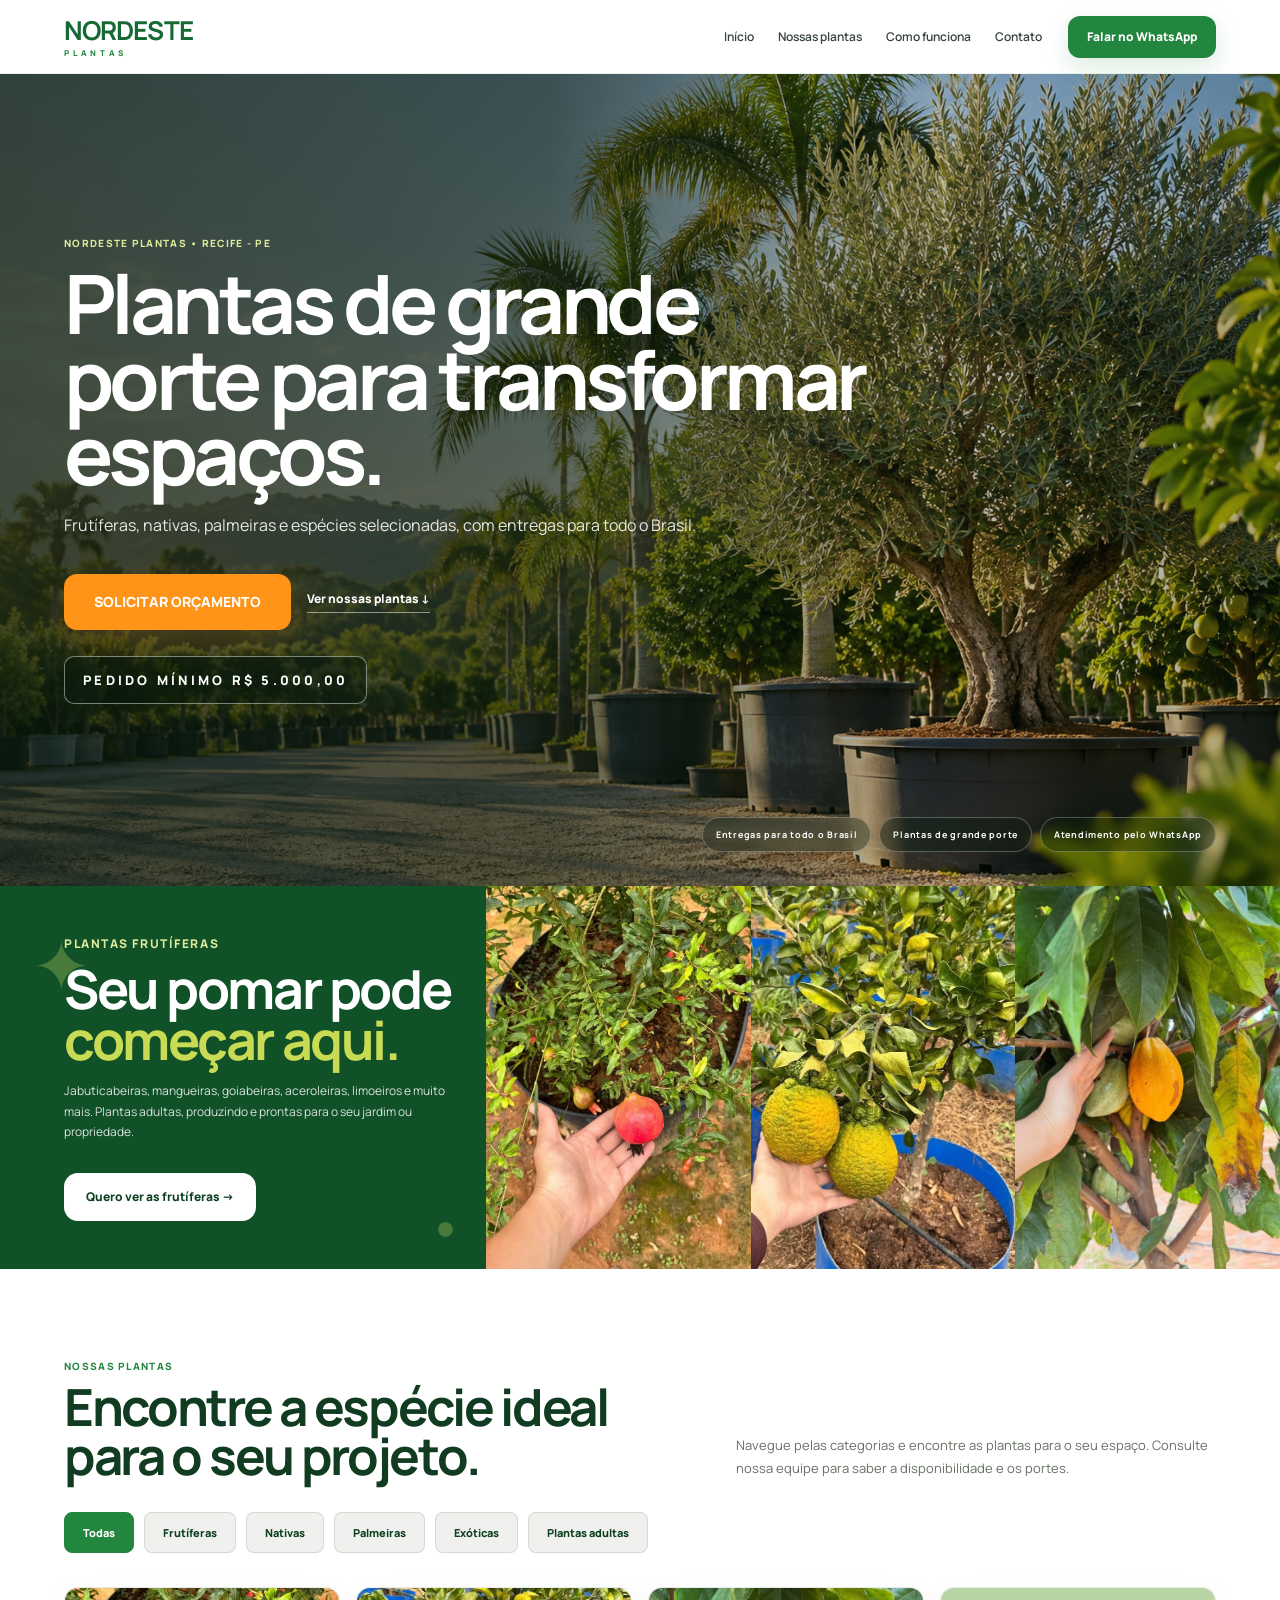
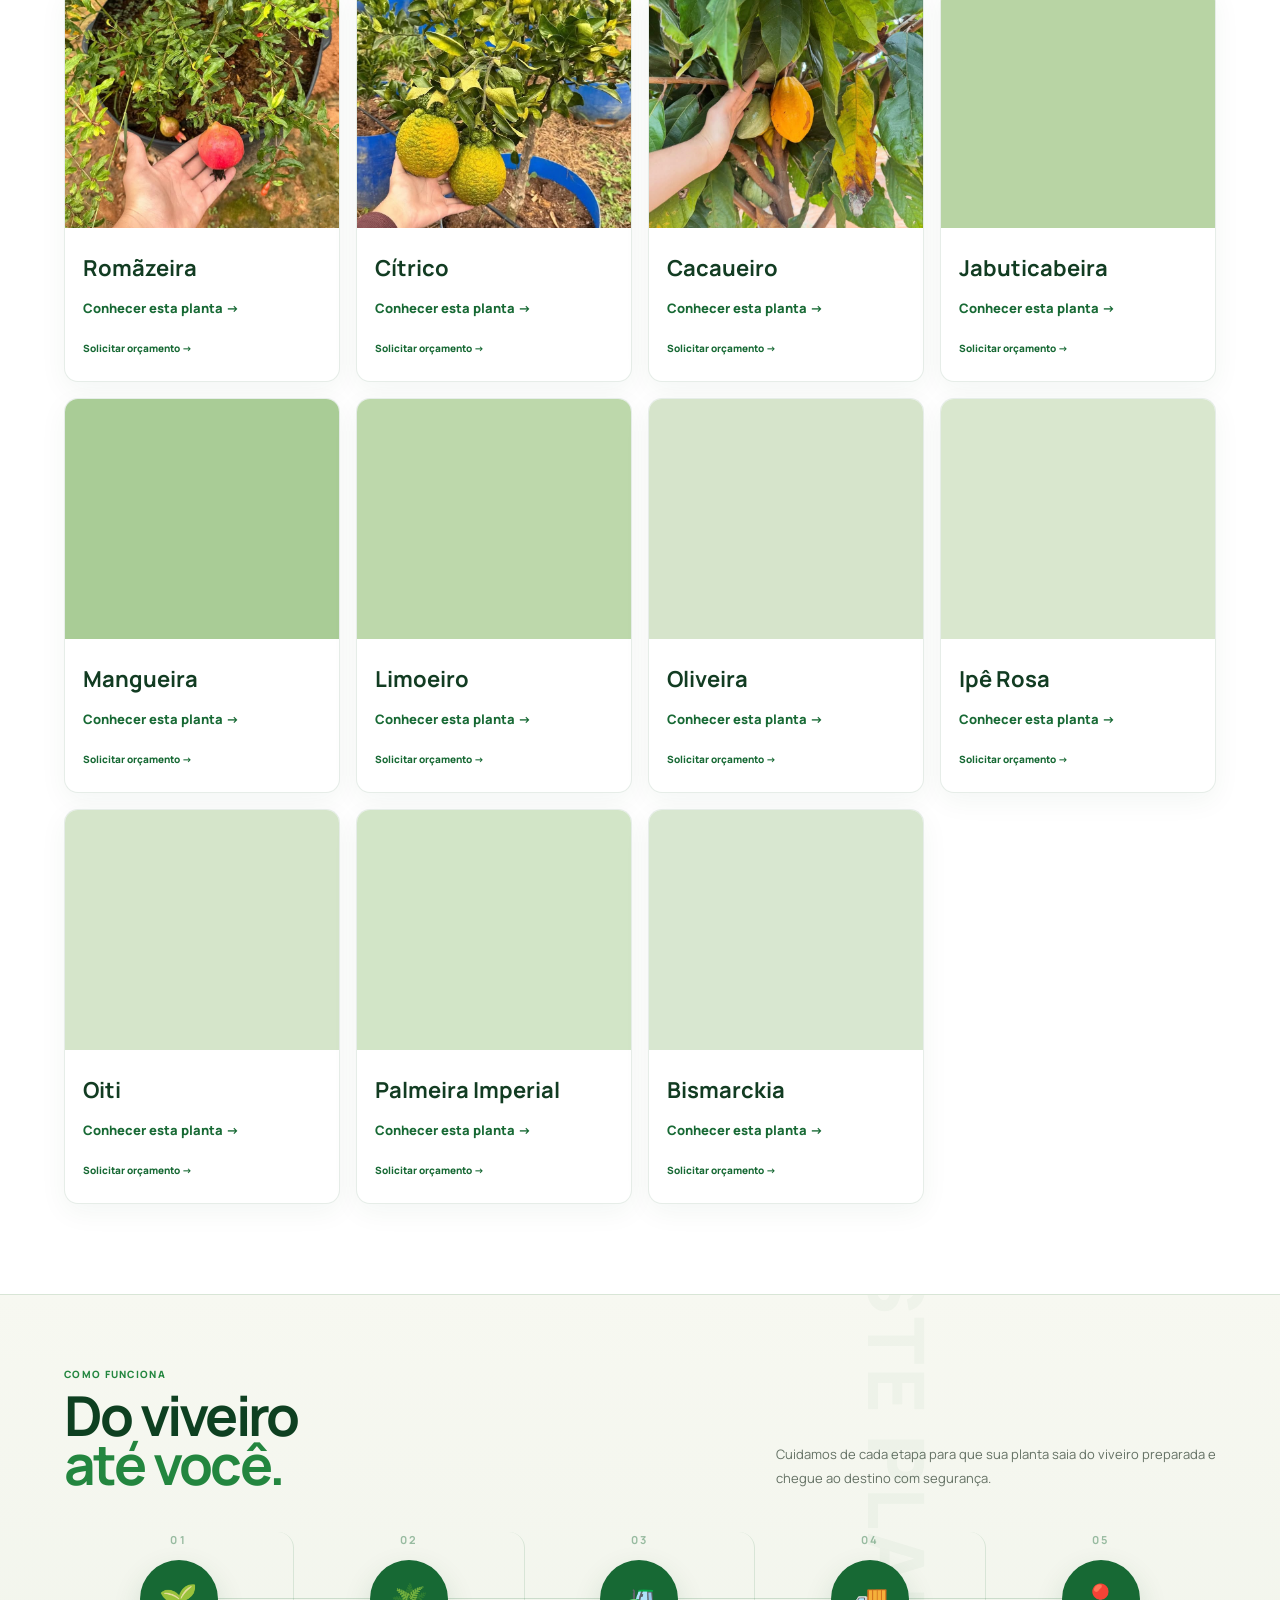
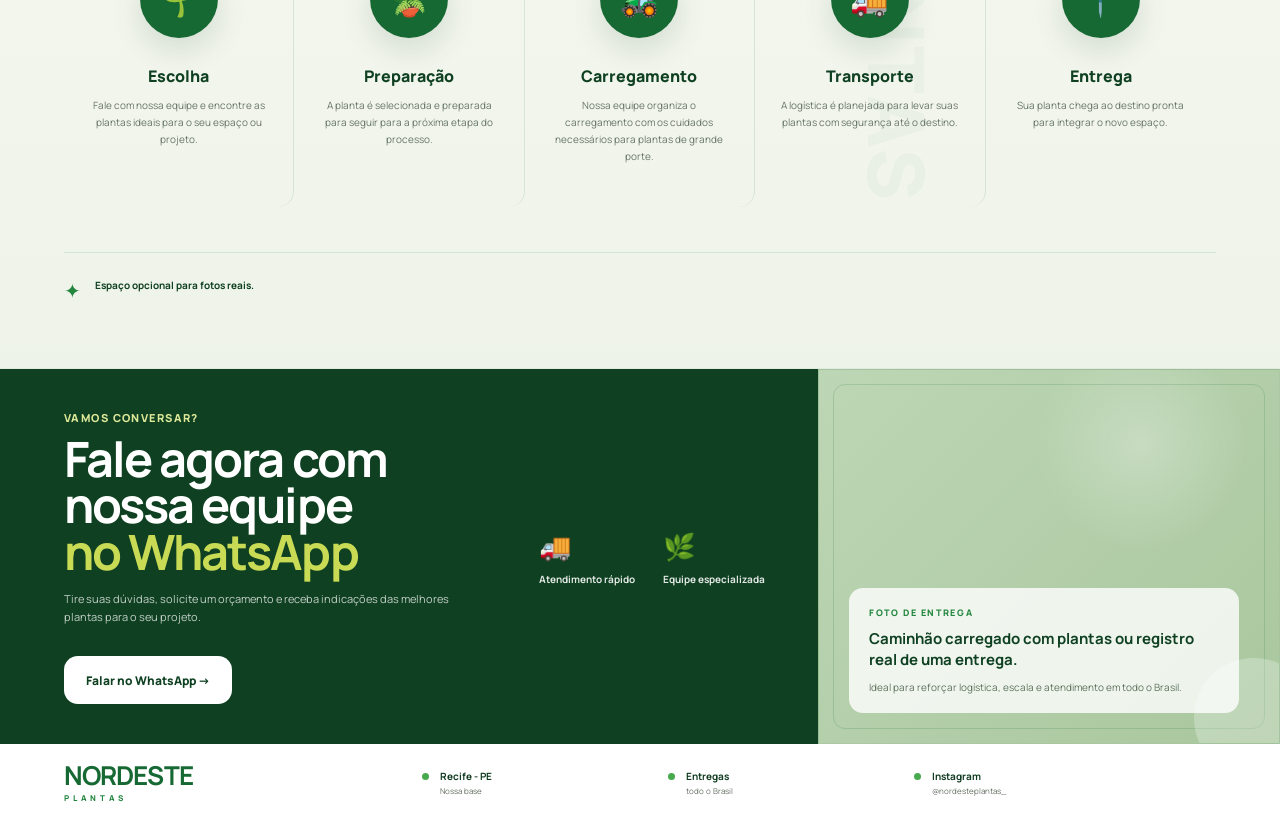
<file: index.html>
<!doctype html>
<html lang="pt-BR">
<head>
  <meta charset="utf-8">
  <meta name="viewport" content="width=device-width, initial-scale=1">
  <meta name="description" content="Nordeste Plantas — plantas de grande porte, frutíferas, nativas, palmeiras e exóticas com entregas para todo o Brasil.">
  <title>Nordeste Plantas</title>

  <link rel="preconnect" href="https://fonts.googleapis.com">
  <link rel="preconnect" href="https://fonts.gstatic.com" crossorigin>
  <link href="https://fonts.googleapis.com/css2?family=Manrope:wght@400;500;600;700;800&display=swap" rel="stylesheet">

  <link rel="stylesheet" href="style.css">
</head>

<body>

<header class="site-header">
  <a href="#inicio" class="brand" aria-label="Nordeste Plantas">
    <span class="brand-main">NORDESTE</span>
    <span class="brand-sub">PLANTAS</span>
  </a>

  <button class="menu-button" id="menuButton" aria-label="Abrir menu" aria-expanded="false">
    <span></span><span></span>
  </button>

  <nav class="site-nav" id="siteNav">
    <a href="#inicio">Início</a>
    <a href="#plantas">Nossas plantas</a>
    <a href="#processo">Como funciona</a>
    <a href="#contato">Contato</a>
  </nav>

  <a class="header-cta" href="https://wa.me/5585981486355" target="_blank" rel="noopener noreferrer">
    Falar no WhatsApp
  </a>
</header>


<main>

  <!-- HERO -->
  <section class="hero-v6" id="inicio">
    <div class="hero-overlay"></div>
    <div class="hero-content">
      <p class="eyebrow light">NORDESTE PLANTAS • RECIFE - PE</p>
      <h1>Plantas de grande porte para transformar espaços.</h1>
      <p class="hero-sub"><span class="hero-varieties">Frutíferas, nativas, palmeiras e espécies selecionadas, com </span><span class="hero-delivery">entregas para todo o Brasil.</span></p>
      <div class="hero-actions">
        <a class="btn btn-accent" href="https://wa.me/5585981486355" target="_blank" rel="noopener noreferrer">SOLICITAR ORÇAMENTO</a>
        <a class="hero-link" href="#plantas">Ver nossas plantas ↓</a>
      </div>
      <div class="minimum-order">PEDIDO MÍNIMO R$ 5.000,00</div>
    </div>
    <div class="hero-badges">
      <span>Entregas para todo o Brasil</span>
      <span>Plantas de grande porte</span>
      <span>Atendimento pelo WhatsApp</span>
    </div>
  </section>


  <!-- FRUTÍFERAS -->
  <section class="fruit-section" id="frutiferas"><span class="fruit-deco deco-one">✦</span><span class="fruit-deco deco-two">●</span>
    <div class="fruit-copy">
      <p class="eyebrow light">PLANTAS FRUTÍFERAS</p>
      <h2>Seu pomar pode <span>começar aqui.</span></h2>
      <p>
        Jabuticabeiras, mangueiras, goiabeiras, aceroleiras, limoeiros e muito mais.
        Plantas adultas, produzindo e prontas para o seu jardim ou propriedade.
      </p>

      <a class="btn btn-light" href="#plantFilters" id="viewFruitPlants">
        Quero ver as frutíferas →
      </a>
    </div>

    <div class="fruit-gallery">
      <div class="fruit-slot fruit-photo"><img src="images/fruta01.jpeg" alt="Romã na planta" loading="lazy"></div>
      <div class="fruit-slot fruit-photo"><img src="images/fruta02.jpeg" alt="Fruto cítrico de casca rugosa na planta" loading="lazy"></div>
      <div class="fruit-slot fruit-photo"><img src="images/fruta03.jpeg" alt="Cacau na planta" loading="lazy"></div>
    </div>
  </section>

  <!-- VARIEDADE -->
  <section class="products-section" id="plantas">
    <div class="section-head split">
      <div>
        <p class="eyebrow">NOSSAS PLANTAS</p>
        <h2>Encontre a espécie ideal para o seu projeto.</h2>
      </div>
      <p>Navegue pelas categorias e encontre as plantas para o seu espaço. Consulte nossa equipe para saber a disponibilidade e os portes.</p>
    </div>

    <div class="filters" id="plantFilters" role="group" aria-label="Filtros de produtos">
      <button type="button" aria-pressed="true" class="filter-btn active" data-filter="all">Todas</button>
      <button type="button" aria-pressed="false" class="filter-btn" data-filter="frutiferas">Frutíferas</button>
      <button type="button" aria-pressed="false" class="filter-btn" data-filter="nativas">Nativas</button>
      <button type="button" aria-pressed="false" class="filter-btn" data-filter="palmeiras">Palmeiras</button>
      <button type="button" aria-pressed="false" class="filter-btn" data-filter="exoticas">Exóticas</button>
      <button type="button" aria-pressed="false" class="filter-btn" data-filter="adultas">Plantas adultas</button>
    </div>

    <div class="products-grid" id="productsGrid">
      <article data-category-label="Frutífera • Exótica" class="product-card" data-category="frutiferas exoticas">
        <button type="button" class="product-photo product-details" aria-label="Ver detalhes de Romãzeira" aria-haspopup="dialog"><img src="images/fruta01.jpeg" alt="Romã na planta" loading="lazy"></button>
        <div class="product-info"><h3>Romãzeira</h3><button type="button" class="details-link product-details" aria-haspopup="dialog">Conhecer esta planta →</button><a href="https://wa.me/5585981486355?text=Ol%C3%A1!%20Gostaria%20de%20um%20or%C3%A7amento%20para%20Rom%C3%A3zeira." target="_blank" rel="noopener noreferrer">Solicitar orçamento →</a></div>
      </article>

      <article data-category-label="Frutífera • Exótica" class="product-card" data-category="frutiferas exoticas">
        <button type="button" class="product-photo product-details" aria-label="Ver detalhes de Cítrico" aria-haspopup="dialog"><img src="images/fruta02.jpeg" alt="Fruto cítrico de casca rugosa na planta" loading="lazy"></button>
        <div class="product-info"><h3>Cítrico</h3><button type="button" class="details-link product-details" aria-haspopup="dialog">Conhecer esta planta →</button><a href="https://wa.me/5585981486355?text=Ol%C3%A1!%20Gostaria%20de%20um%20or%C3%A7amento%20para%20C%C3%ADtrico." target="_blank" rel="noopener noreferrer">Solicitar orçamento →</a></div>
      </article>

      <article data-category-label="Frutífera • Nativa" class="product-card" data-category="frutiferas nativas">
        <button type="button" class="product-photo product-details" aria-label="Ver detalhes de Cacaueiro" aria-haspopup="dialog"><img src="images/fruta03.jpeg" alt="Cacau na planta" loading="lazy"></button>
        <div class="product-info"><h3>Cacaueiro</h3><button type="button" class="details-link product-details" aria-haspopup="dialog">Conhecer esta planta →</button><a href="https://wa.me/5585981486355?text=Ol%C3%A1!%20Gostaria%20de%20um%20or%C3%A7amento%20para%20Cacaueiro." target="_blank" rel="noopener noreferrer">Solicitar orçamento →</a></div>
      </article>

      <article data-category-label="Frutífera • Nativa • Planta adulta" class="product-card" data-category="frutiferas nativas adultas">
        <button type="button" class="product-photo product-details" aria-label="Ver detalhes de Jabuticabeira" aria-haspopup="dialog"><img src="images/jabuticabeira.jpg" alt="Jabuticabeira" loading="lazy"></button>
        <div class="product-info"><h3>Jabuticabeira</h3><button type="button" class="details-link product-details" aria-haspopup="dialog">Conhecer esta planta →</button><a href="https://wa.me/5585981486355?text=Olá!%20Gostaria%20de%20um%20orçamento%20para%20Jabuticabeira." target="_blank" rel="noopener noreferrer">Solicitar orçamento →</a></div>
      </article>

      <article data-category-label="Frutífera • Exótica • Planta adulta" class="product-card" data-category="frutiferas exoticas adultas">
        <button type="button" class="product-photo product-details" aria-label="Ver detalhes de Mangueira" aria-haspopup="dialog"><img src="images/mangueira.jpg" alt="Mangueira" loading="lazy"></button>
        <div class="product-info"><h3>Mangueira</h3><button type="button" class="details-link product-details" aria-haspopup="dialog">Conhecer esta planta →</button><a href="https://wa.me/5585981486355?text=Olá!%20Gostaria%20de%20um%20orçamento%20para%20Mangueira." target="_blank" rel="noopener noreferrer">Solicitar orçamento →</a></div>
      </article>

      <article data-category-label="Frutífera • Exótica" class="product-card" data-category="frutiferas exoticas">
        <button type="button" class="product-photo product-details" aria-label="Ver detalhes de Limoeiro" aria-haspopup="dialog"><img src="images/limoeiro.jpg" alt="Limoeiro" loading="lazy"></button>
        <div class="product-info"><h3>Limoeiro</h3><button type="button" class="details-link product-details" aria-haspopup="dialog">Conhecer esta planta →</button><a href="https://wa.me/5585981486355?text=Olá!%20Gostaria%20de%20um%20orçamento%20para%20Limoeiro." target="_blank" rel="noopener noreferrer">Solicitar orçamento →</a></div>
      </article>

      <article data-category-label="Frutífera • Exótica • Planta adulta" class="product-card" data-category="frutiferas exoticas adultas">
        <button type="button" class="product-photo product-details" aria-label="Ver detalhes de Oliveira" aria-haspopup="dialog"><img src="images/oliveira.jpg" alt="Oliveira" loading="lazy"></button>
        <div class="product-info"><h3>Oliveira</h3><button type="button" class="details-link product-details" aria-haspopup="dialog">Conhecer esta planta →</button><a href="https://wa.me/5585981486355?text=Olá!%20Gostaria%20de%20um%20orçamento%20para%20Oliveira." target="_blank" rel="noopener noreferrer">Solicitar orçamento →</a></div>
      </article>

      <article data-category-label="Nativa • Planta adulta" class="product-card" data-category="nativas adultas">
        <button type="button" class="product-photo product-details" aria-label="Ver detalhes de Ipê Rosa" aria-haspopup="dialog"><img src="images/ipe-rosa.jpg" alt="Ipê Rosa" loading="lazy"></button>
        <div class="product-info"><h3>Ipê Rosa</h3><button type="button" class="details-link product-details" aria-haspopup="dialog">Conhecer esta planta →</button><a href="https://wa.me/5585981486355?text=Olá!%20Gostaria%20de%20um%20orçamento%20para%20Ipê%20Rosa." target="_blank" rel="noopener noreferrer">Solicitar orçamento →</a></div>
      </article>

      <article data-category-label="Nativa • Planta adulta" class="product-card" data-category="nativas adultas">
        <button type="button" class="product-photo product-details" aria-label="Ver detalhes de Oiti" aria-haspopup="dialog"><img src="images/oiti.jpg" alt="Oiti" loading="lazy"></button>
        <div class="product-info"><h3>Oiti</h3><button type="button" class="details-link product-details" aria-haspopup="dialog">Conhecer esta planta →</button><a href="https://wa.me/5585981486355?text=Olá!%20Gostaria%20de%20um%20orçamento%20para%20Oiti." target="_blank" rel="noopener noreferrer">Solicitar orçamento →</a></div>
      </article>

      <article data-category-label="Palmeira • Exótica • Planta adulta" class="product-card" data-category="palmeiras exoticas adultas">
        <button type="button" class="product-photo product-details" aria-label="Ver detalhes de Palmeira Imperial" aria-haspopup="dialog"><img src="images/palmeira-imperial.jpg" alt="Palmeira Imperial" loading="lazy"></button>
        <div class="product-info"><h3>Palmeira Imperial</h3><button type="button" class="details-link product-details" aria-haspopup="dialog">Conhecer esta planta →</button><a href="https://wa.me/5585981486355?text=Olá!%20Gostaria%20de%20um%20orçamento%20para%20Palmeira%20Imperial." target="_blank" rel="noopener noreferrer">Solicitar orçamento →</a></div>
      </article>

      <article data-category-label="Palmeira • Exótica" class="product-card" data-category="palmeiras exoticas">
        <button type="button" class="product-photo product-details" aria-label="Ver detalhes de Bismarckia" aria-haspopup="dialog"><img src="images/bismarckia.jpg" alt="Bismarckia" loading="lazy"></button>
        <div class="product-info"><h3>Bismarckia</h3><button type="button" class="details-link product-details" aria-haspopup="dialog">Conhecer esta planta →</button><a href="https://wa.me/5585981486355?text=Olá!%20Gostaria%20de%20um%20orçamento%20para%20Bismarckia." target="_blank" rel="noopener noreferrer">Solicitar orçamento →</a></div>
      </article>
    </div>
  </section>




  <!-- PROCESSO -->
  <section class="process-section process-green" id="processo"><span class="process-watermark">NORDESTE PLANTAS</span>

    <div class="process-intro">

      <div>
        <p class="eyebrow light">COMO FUNCIONA</p>

        <h2>
          Do viveiro
          <span>até você.</span>
        </h2>
      </div>

      <p>
        Cuidamos de cada etapa para que sua planta saia do viveiro
        preparada e chegue ao destino com segurança.
      </p>

    </div>

    <div class="process-flow">

      <article class="process-step">
        <span class="step-number">01</span>
        <div class="step-icon">🌱</div>
        <div class="step-copy">
          <h3>Escolha</h3>
          <p>
            Fale com nossa equipe e encontre as plantas
            ideais para o seu espaço ou projeto.
          </p>
        </div>
      </article>

      <article class="process-step">
        <span class="step-number">02</span>
        <div class="step-icon">🪴</div>
        <div class="step-copy">
          <h3>Preparação</h3>
          <p>
            A planta é selecionada e preparada para seguir
            para a próxima etapa do processo.
          </p>
        </div>
      </article>

      <article class="process-step">
        <span class="step-number">03</span>
        <div class="step-icon">🚜</div>
        <div class="step-copy">
          <h3>Carregamento</h3>
          <p>
            Nossa equipe organiza o carregamento com os
            cuidados necessários para plantas de grande porte.
          </p>
        </div>
      </article>

      <article class="process-step">
        <span class="step-number">04</span>
        <div class="step-icon">🚚</div>
        <div class="step-copy">
          <h3>Transporte</h3>
          <p>
            A logística é planejada para levar suas plantas
            com segurança até o destino.
          </p>
        </div>
      </article>

      <article class="process-step">
        <span class="step-number">05</span>
        <div class="step-icon">📍</div>
        <div class="step-copy">
          <h3>Entrega</h3>
          <p>
            Sua planta chega ao destino pronta para integrar
            o novo espaço.
          </p>
        </div>
      </article>

    </div>

    <div class="process-note">
      <span>✦</span>

      <p>
        <strong>Espaço opcional para fotos reais.</strong>
       
      </p>
    </div>

  </section>


  <!-- CTA -->
  <section class="final-cta" id="contato">
    <div class="cta-copy">
      <p class="eyebrow light">VAMOS CONVERSAR?</p>
      <h2>Fale agora com nossa equipe <span>no WhatsApp</span></h2>
      <p>
        Tire suas dúvidas, solicite um orçamento e receba indicações das melhores
        plantas para o seu projeto.
      </p>

      <a class="btn btn-light" href="https://wa.me/5585981486355" target="_blank" rel="noopener noreferrer">
        Falar no WhatsApp →
      </a>
    </div>

    <div class="cta-points">
      <div><span>🚚</span><strong>Atendimento rápido</strong></div>
      <div><span>🌿</span><strong>Equipe especializada</strong></div>
      
    </div>

    <div class="cta-image image-slot cta-photo-slot">
      <div class="image-slot-content">
        <span>FOTO DE ENTREGA</span>
        <strong>Caminhão carregado com plantas ou registro real de uma entrega.</strong>
        <small>Ideal para reforçar logística, escala e atendimento em todo o Brasil.</small>
      </div>
    </div>
  </section>

</main>

<dialog class="plant-dialog" id="plantDialog" aria-labelledby="plantDialogTitle">
  <button type="button" class="dialog-close" aria-label="Fechar detalhes">×</button>
  <p class="eyebrow" id="plantDialogCategory"></p>
  <h2 id="plantDialogTitle"></h2>
  <img class="dialog-plant-image" id="plantDialogImage" alt="">
  <div class="plant-availability"><strong>Encontre o porte ideal para o seu projeto</strong><p>Converse com nossa equipe para receber fotos atuais, consultar os portes e a disponibilidade desta planta.</p></div>
  <p class="dialog-minimum">Pedido mínimo: <strong>R$ 5.000,00</strong></p>
  <a class="btn btn-primary" id="plantDialogQuote" target="_blank" rel="noopener noreferrer">Solicitar orçamento desta planta →</a>
</dialog>


<footer class="site-footer">
  <a href="#inicio" class="brand footer-brand">
    <span class="brand-main">NORDESTE</span>
    <span class="brand-sub">PLANTAS</span>
  </a>

  <div class="footer-item"><strong>Recife - PE</strong><span>Nossa base</span></div>
  <div class="footer-item"><strong>Entregas</strong><span>todo o Brasil</span></div>
  <div class="footer-item"><strong>Instagram</strong><span><a href="https://www.instagram.com/nordesteplantas_/" target="_blank" rel="noopener noreferrer">@nordesteplantas_</a></span></div>
</footer>

<script src="script.js"></script>
</body>
</html>
</file>
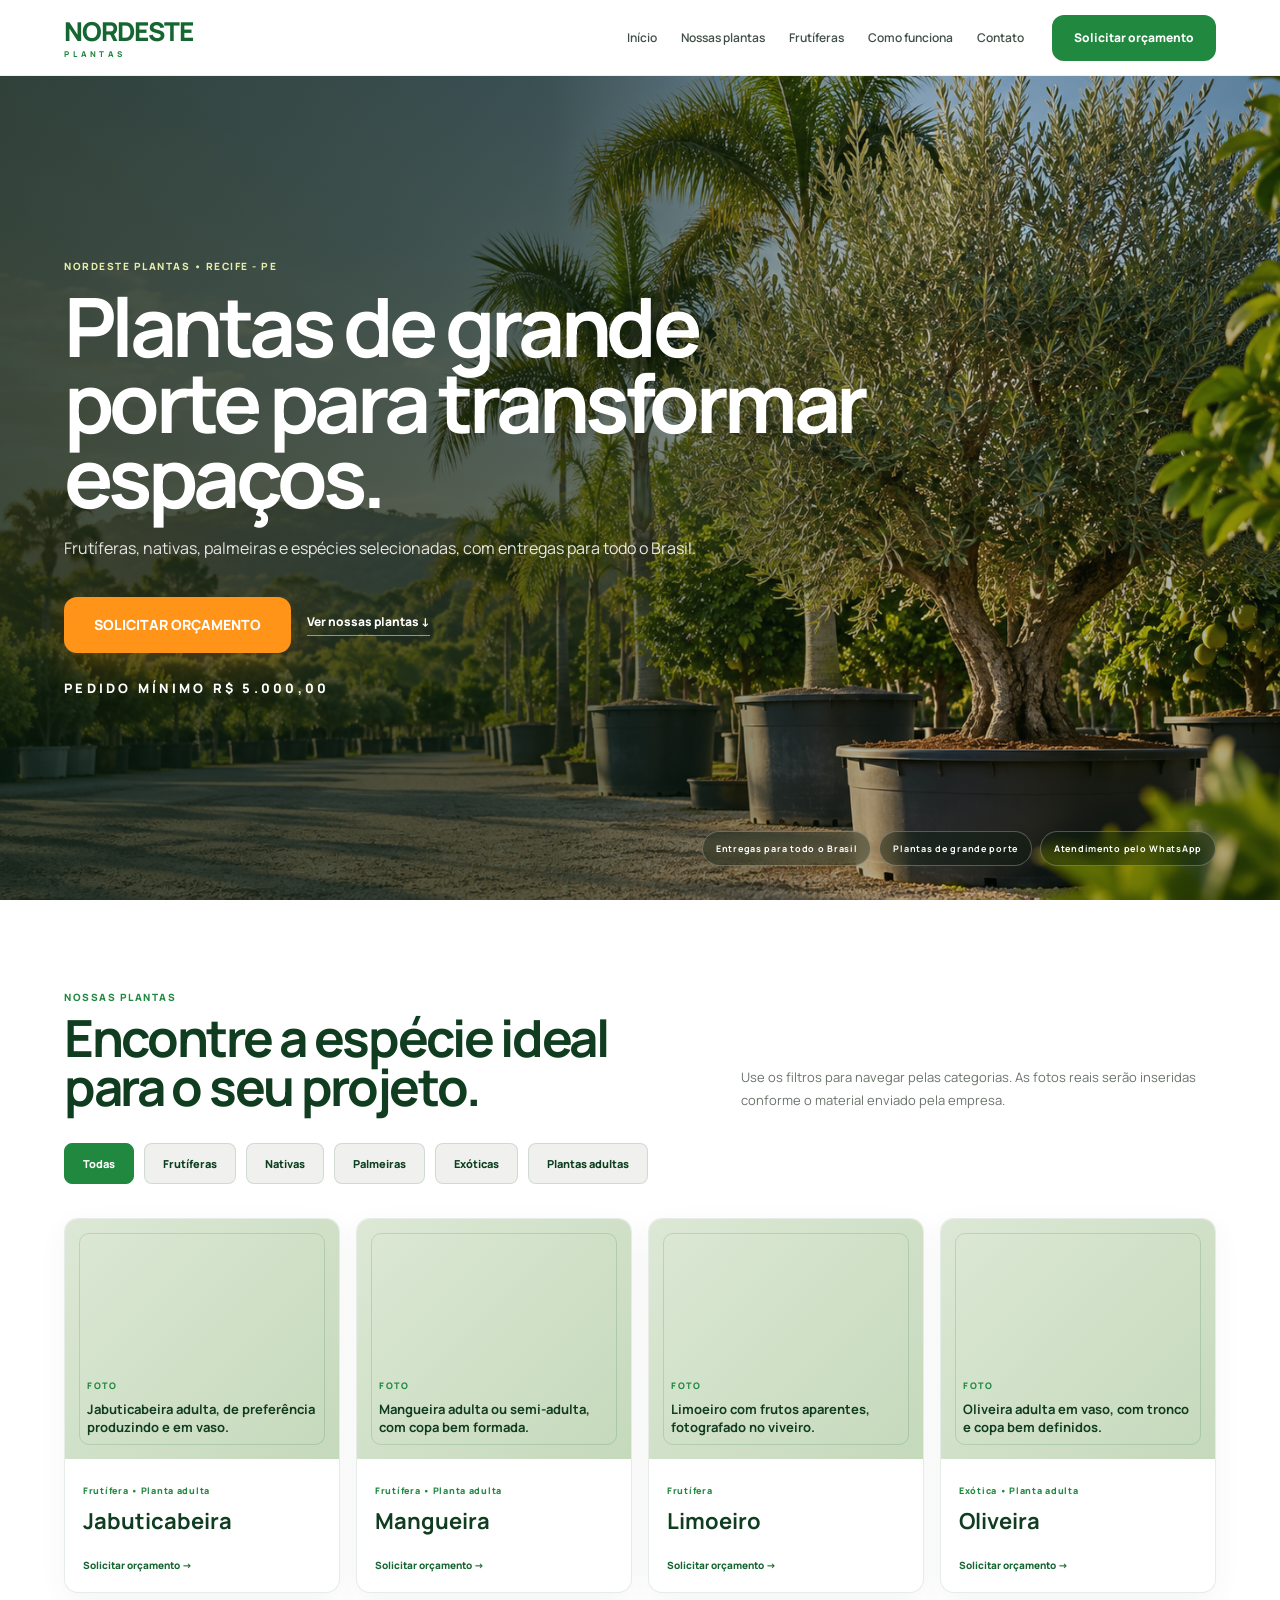
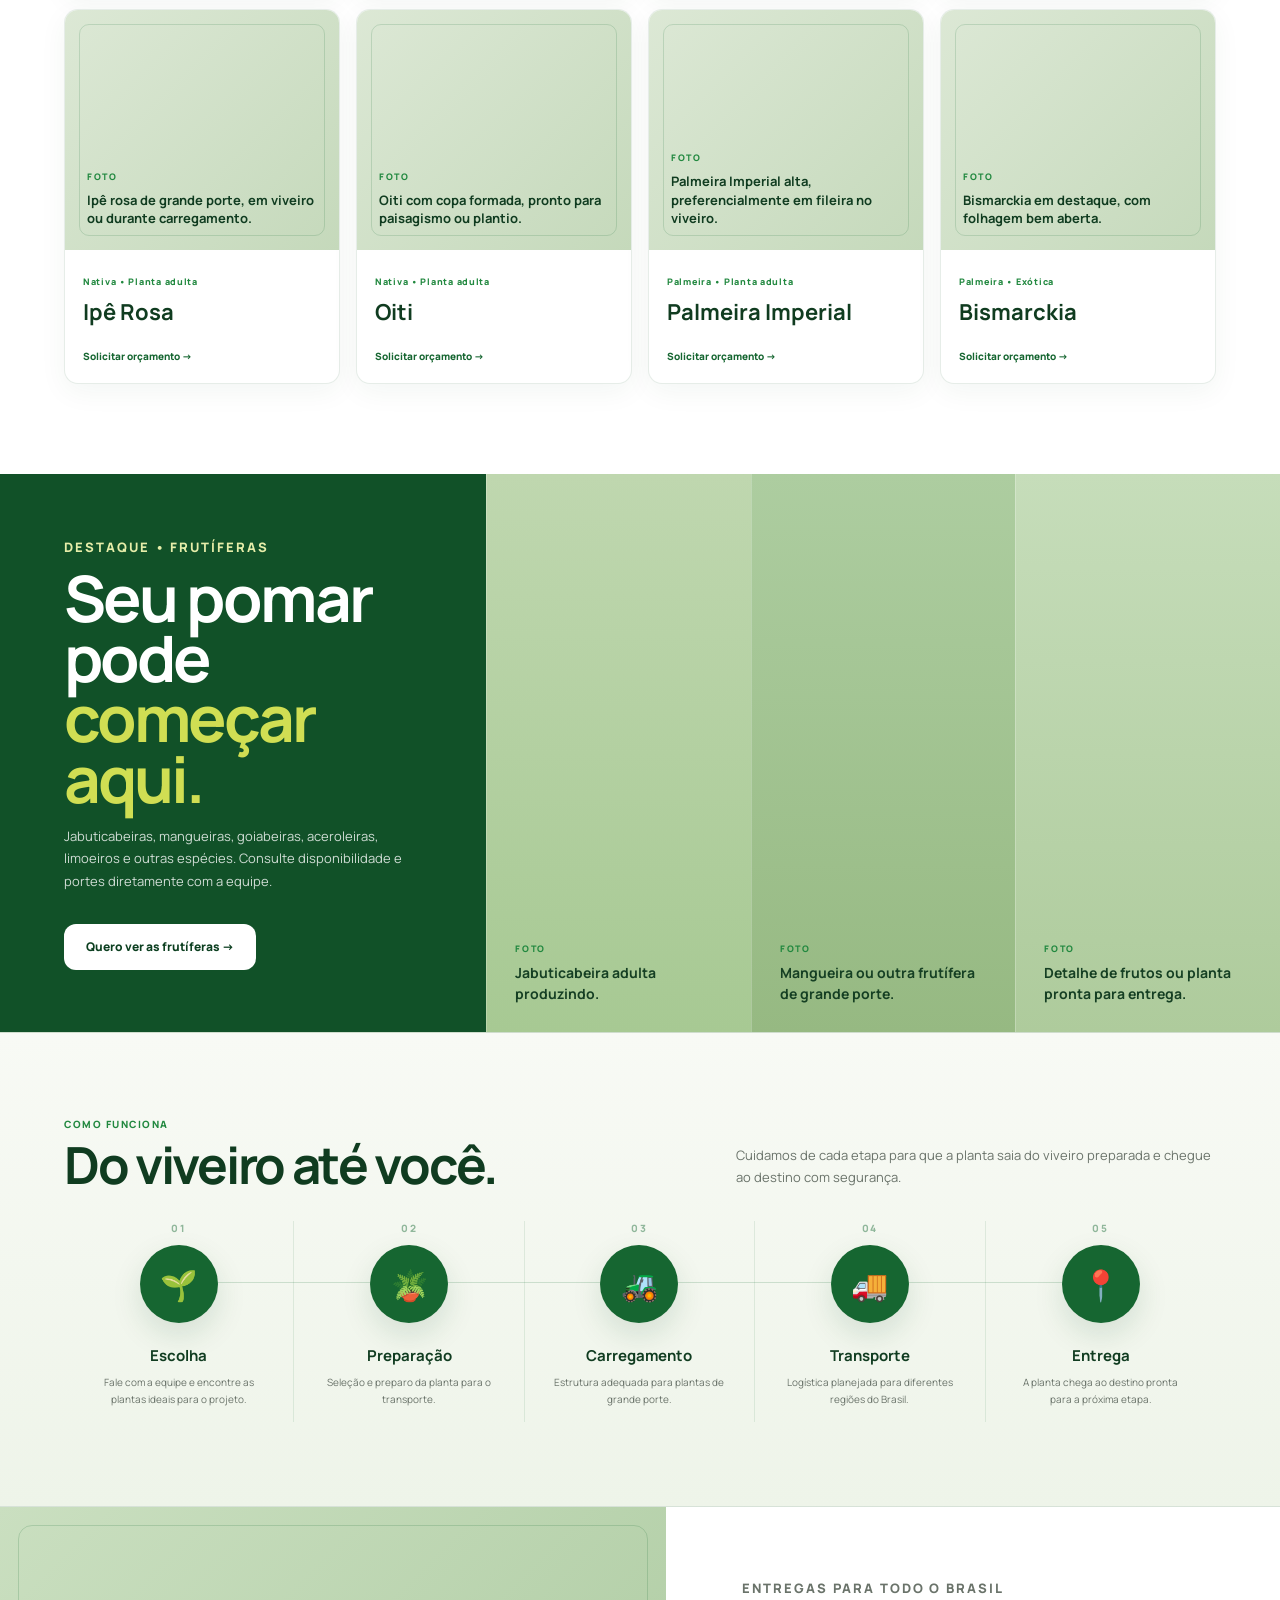
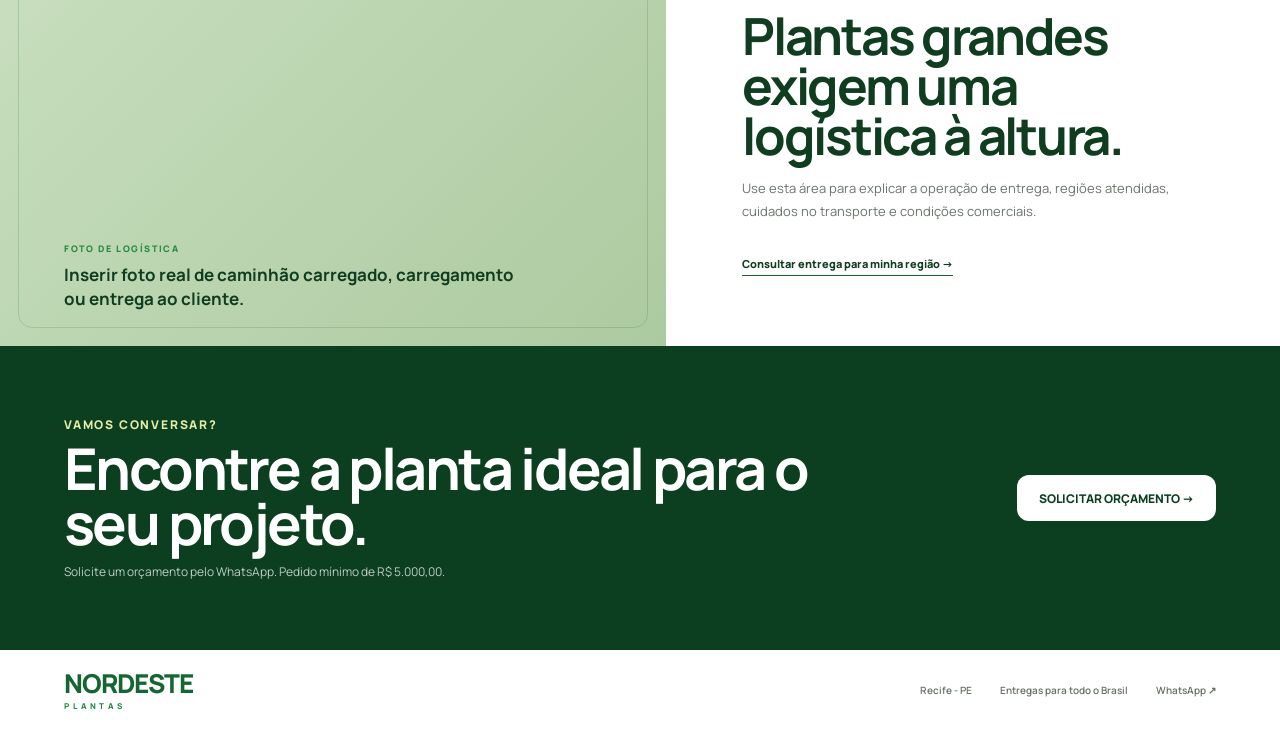
<file: nordeste-plantas-landing-v6/index.html>
<!doctype html>
<html lang="pt-BR">
<head>
  <meta charset="utf-8">
  <meta name="viewport" content="width=device-width,initial-scale=1">
  <meta name="description" content="Nordeste Plantas — plantas de grande porte, frutíferas, nativas, palmeiras e exóticas, com entregas para todo o Brasil.">
  <title>Nordeste Plantas</title>
  <link rel="preconnect" href="https://fonts.googleapis.com">
  <link rel="preconnect" href="https://fonts.gstatic.com" crossorigin>
  <link href="https://fonts.googleapis.com/css2?family=Manrope:wght@400;500;600;700;800&display=swap" rel="stylesheet">
  <link rel="stylesheet" href="style.css">
</head>
<body>

<header class="site-header">
  <a class="brand" href="#inicio" aria-label="Nordeste Plantas - início">
    <span class="brand-main">NORDESTE</span>
    <span class="brand-sub">PLANTAS</span>
  </a>

  <button class="menu-button" id="menuButton" aria-label="Abrir menu" aria-expanded="false"><span></span><span></span></button>

  <nav class="site-nav" id="siteNav">
    <a href="#inicio">Início</a>
    <a href="#plantas">Nossas plantas</a>
    <a href="#frutiferas">Frutíferas</a>
    <a href="#processo">Como funciona</a>
    <a href="#contato">Contato</a>
  </nav>

  <a class="header-cta" href="https://wa.me/55NUMERO" target="_blank" rel="noopener noreferrer">Solicitar orçamento</a>
</header>

<main>
  <section class="hero" id="inicio">
    <div class="hero-overlay"></div>
    <div class="hero-content">
      <p class="eyebrow light">NORDESTE PLANTAS • RECIFE - PE</p>
      <h1>Plantas de grande porte para transformar espaços.</h1>
      <p class="hero-sub">Frutíferas, nativas, palmeiras e espécies selecionadas, com entregas para todo o Brasil.</p>
      <div class="hero-actions">
        <a class="btn btn-accent" href="https://wa.me/55NUMERO" target="_blank" rel="noopener noreferrer">SOLICITAR ORÇAMENTO</a>
        <a class="hero-link" href="#plantas">Ver nossas plantas ↓</a>
      </div>
      <div class="minimum-order">PEDIDO MÍNIMO R$ 5.000,00</div>
    </div>
    <div class="hero-badges">
      <span>Entregas para todo o Brasil</span>
      <span>Plantas de grande porte</span>
      <span>Atendimento pelo WhatsApp</span>
    </div>
  </section>

  <section class="products-section" id="plantas">
    <div class="section-head split">
      <div>
        <p class="eyebrow">NOSSAS PLANTAS</p>
        <h2>Encontre a espécie ideal para o seu projeto.</h2>
      </div>
      <p>Use os filtros para navegar pelas categorias. As fotos reais serão inseridas conforme o material enviado pela empresa.</p>
    </div>

    <div class="filters" role="tablist" aria-label="Filtros de produtos">
      <button class="filter-btn active" data-filter="all">Todas</button>
      <button class="filter-btn" data-filter="frutiferas">Frutíferas</button>
      <button class="filter-btn" data-filter="nativas">Nativas</button>
      <button class="filter-btn" data-filter="palmeiras">Palmeiras</button>
      <button class="filter-btn" data-filter="exoticas">Exóticas</button>
      <button class="filter-btn" data-filter="adultas">Plantas adultas</button>
    </div>

    <div class="products-grid" id="productsGrid">
      <article class="product-card" data-category="frutiferas adultas">
        <div class="photo-placeholder"><span>FOTO</span><strong>Jabuticabeira adulta, de preferência produzindo e em vaso.</strong></div>
        <div class="product-info"><span class="tag">Frutífera • Planta adulta</span><h3>Jabuticabeira</h3><a href="https://wa.me/55NUMERO?text=Olá!%20Gostaria%20de%20um%20orçamento%20para%20Jabuticabeira." target="_blank">Solicitar orçamento →</a></div>
      </article>

      <article class="product-card" data-category="frutiferas adultas">
        <div class="photo-placeholder"><span>FOTO</span><strong>Mangueira adulta ou semi-adulta, com copa bem formada.</strong></div>
        <div class="product-info"><span class="tag">Frutífera • Planta adulta</span><h3>Mangueira</h3><a href="https://wa.me/55NUMERO?text=Olá!%20Gostaria%20de%20um%20orçamento%20para%20Mangueira." target="_blank">Solicitar orçamento →</a></div>
      </article>

      <article class="product-card" data-category="frutiferas">
        <div class="photo-placeholder"><span>FOTO</span><strong>Limoeiro com frutos aparentes, fotografado no viveiro.</strong></div>
        <div class="product-info"><span class="tag">Frutífera</span><h3>Limoeiro</h3><a href="https://wa.me/55NUMERO?text=Olá!%20Gostaria%20de%20um%20orçamento%20para%20Limoeiro." target="_blank">Solicitar orçamento →</a></div>
      </article>

      <article class="product-card" data-category="exoticas adultas">
        <div class="photo-placeholder"><span>FOTO</span><strong>Oliveira adulta em vaso, com tronco e copa bem definidos.</strong></div>
        <div class="product-info"><span class="tag">Exótica • Planta adulta</span><h3>Oliveira</h3><a href="https://wa.me/55NUMERO?text=Olá!%20Gostaria%20de%20um%20orçamento%20para%20Oliveira." target="_blank">Solicitar orçamento →</a></div>
      </article>

      <article class="product-card" data-category="nativas adultas">
        <div class="photo-placeholder"><span>FOTO</span><strong>Ipê rosa de grande porte, em viveiro ou durante carregamento.</strong></div>
        <div class="product-info"><span class="tag">Nativa • Planta adulta</span><h3>Ipê Rosa</h3><a href="https://wa.me/55NUMERO?text=Olá!%20Gostaria%20de%20um%20orçamento%20para%20Ipê%20Rosa." target="_blank">Solicitar orçamento →</a></div>
      </article>

      <article class="product-card" data-category="nativas adultas">
        <div class="photo-placeholder"><span>FOTO</span><strong>Oiti com copa formada, pronto para paisagismo ou plantio.</strong></div>
        <div class="product-info"><span class="tag">Nativa • Planta adulta</span><h3>Oiti</h3><a href="https://wa.me/55NUMERO?text=Olá!%20Gostaria%20de%20um%20orçamento%20para%20Oiti." target="_blank">Solicitar orçamento →</a></div>
      </article>

      <article class="product-card" data-category="palmeiras adultas">
        <div class="photo-placeholder"><span>FOTO</span><strong>Palmeira Imperial alta, preferencialmente em fileira no viveiro.</strong></div>
        <div class="product-info"><span class="tag">Palmeira • Planta adulta</span><h3>Palmeira Imperial</h3><a href="https://wa.me/55NUMERO?text=Olá!%20Gostaria%20de%20um%20orçamento%20para%20Palmeira%20Imperial." target="_blank">Solicitar orçamento →</a></div>
      </article>

      <article class="product-card" data-category="palmeiras exoticas">
        <div class="photo-placeholder"><span>FOTO</span><strong>Bismarckia em destaque, com folhagem bem aberta.</strong></div>
        <div class="product-info"><span class="tag">Palmeira • Exótica</span><h3>Bismarckia</h3><a href="https://wa.me/55NUMERO?text=Olá!%20Gostaria%20de%20um%20orçamento%20para%20Bismarckia." target="_blank">Solicitar orçamento →</a></div>
      </article>
    </div>
  </section>

  <section class="fruit-feature" id="frutiferas">
    <div class="fruit-copy">
      <p class="eyebrow light">DESTAQUE • FRUTÍFERAS</p>
      <h2>Seu pomar pode <span>começar aqui.</span></h2>
      <p>Jabuticabeiras, mangueiras, goiabeiras, aceroleiras, limoeiros e outras espécies. Consulte disponibilidade e portes diretamente com a equipe.</p>
      <a class="btn btn-light" href="https://wa.me/55NUMERO" target="_blank">Quero ver as frutíferas →</a>
    </div>
    <div class="fruit-visuals">
      <div class="feature-photo"><span>FOTO</span><strong>Jabuticabeira adulta produzindo.</strong></div>
      <div class="feature-photo"><span>FOTO</span><strong>Mangueira ou outra frutífera de grande porte.</strong></div>
      <div class="feature-photo"><span>FOTO</span><strong>Detalhe de frutos ou planta pronta para entrega.</strong></div>
    </div>
  </section>

  <section class="process-section" id="processo">
    <div class="section-head split">
      <div><p class="eyebrow">COMO FUNCIONA</p><h2>Do viveiro até você.</h2></div>
      <p>Cuidamos de cada etapa para que a planta saia do viveiro preparada e chegue ao destino com segurança.</p>
    </div>

    <div class="process-flow">
      <article><span class="step-number">01</span><div class="step-icon">🌱</div><h3>Escolha</h3><p>Fale com a equipe e encontre as plantas ideais para o projeto.</p></article>
      <article><span class="step-number">02</span><div class="step-icon">🪴</div><h3>Preparação</h3><p>Seleção e preparo da planta para o transporte.</p></article>
      <article><span class="step-number">03</span><div class="step-icon">🚜</div><h3>Carregamento</h3><p>Estrutura adequada para plantas de grande porte.</p></article>
      <article><span class="step-number">04</span><div class="step-icon">🚚</div><h3>Transporte</h3><p>Logística planejada para diferentes regiões do Brasil.</p></article>
      <article><span class="step-number">05</span><div class="step-icon">📍</div><h3>Entrega</h3><p>A planta chega ao destino pronta para a próxima etapa.</p></article>
    </div>
  </section>

  <section class="logistics-section">
    <div class="logistics-photo">
      <span>FOTO DE LOGÍSTICA</span>
      <strong>Inserir foto real de caminhão carregado, carregamento ou entrega ao cliente.</strong>
    </div>
    <div class="logistics-copy">
      <p class="eyebrow">ENTREGAS PARA TODO O BRASIL</p>
      <h2>Plantas grandes exigem uma logística à altura.</h2>
      <p>Use esta área para explicar a operação de entrega, regiões atendidas, cuidados no transporte e condições comerciais.</p>
      <a class="text-link" href="https://wa.me/55NUMERO" target="_blank">Consultar entrega para minha região →</a>
    </div>
  </section>

  <section class="final-cta" id="contato">
    <div><p class="eyebrow light">VAMOS CONVERSAR?</p><h2>Encontre a planta ideal para o seu projeto.</h2><p>Solicite um orçamento pelo WhatsApp. Pedido mínimo de R$ 5.000,00.</p></div>
    <a class="btn btn-light" href="https://wa.me/55NUMERO" target="_blank">SOLICITAR ORÇAMENTO →</a>
  </section>
</main>

<footer class="site-footer">
  <a class="brand footer-brand" href="#inicio"><span class="brand-main">NORDESTE</span><span class="brand-sub">PLANTAS</span></a>
  <span>Recife - PE</span><span>Entregas para todo o Brasil</span><a href="https://wa.me/55NUMERO" target="_blank">WhatsApp ↗</a>
</footer>

<script src="script.js"></script>
</body>
</html>
</file>
<file: style.css>
:root {
  --green-950: #0e4021;
  --green-900: #115128;
  --green-800: #176934;
  --green-700: #23863f;
  --green-500: #48a94f;

  --lime: #c9db55;

  --cream: #faf9f2;
  --paper: #ffffff;
  --soft: #f1f5eb;

  --text: #123c22;
  --muted: #667064;

  --line: rgba(20, 86, 43, .14);
  --shadow: 0 18px 45px rgba(20, 70, 35, .10);
}

* {
  box-sizing: border-box;
}

html {
  scroll-behavior: smooth;
}

body {
  margin: 0;
  background: var(--cream);
  color: var(--text);
  font-family: "Manrope", sans-serif;
  overflow-x: hidden;
}

img {
  width: 100%;
  display: block;
}

a {
  color: inherit;
  text-decoration: none;
}

button {
  font: inherit;
}


/* HEADER */

.site-header {
  height: 88px;
  padding: 0 5vw;

  position: sticky;
  top: 0;
  z-index: 50;

  display: flex;
  align-items: center;
  gap: 30px;

  background: rgba(255,255,255,.94);
  backdrop-filter: blur(14px);

  border-bottom: 1px solid rgba(24,87,42,.08);
}

.brand {
  margin-right: auto;

  display: inline-flex;
  flex-direction: column;

  line-height: 1;
}

.brand-main {
  color: var(--green-800);

  font-size: 28px;
  font-weight: 700;

  letter-spacing: -.035em;
}

.brand-sub {
  margin-top: 8px;

  color: var(--green-700);

  font-size: 9px;
  font-weight: 800;

  letter-spacing: .50em;
}

.site-nav {
  display: flex;
  align-items: center;
  gap: 26px;
}

.site-nav a {
  color: #35453a;

  font-size: 12px;
  font-weight: 600;

  position: relative;
}

.site-nav a::after {
  content: "";

  position: absolute;

  left: 0;
  bottom: -7px;

  width: 0;
  height: 2px;

  background: var(--green-700);

  transition: width .25s ease;
}

.site-nav a:hover::after {
  width: 100%;
}

.header-cta,
.btn,
.footer-cta {
  min-height: 48px;

  padding: 0 22px;

  display: inline-flex;
  align-items: center;
  justify-content: center;

  border-radius: 14px;

  font-size: 12px;
  font-weight: 800;

  transition:
    transform .25s ease,
    box-shadow .25s ease;
}

.header-cta {
  color: white;
  background: var(--green-700);

  box-shadow: 0 9px 25px rgba(32,129,58,.16);
}

.header-cta:hover,
.btn:hover,
.footer-cta:hover {
  transform: translateY(-2px);
}

.menu-button {
  display: none;

  width: 42px;
  height: 42px;

  padding: 0;

  border: 0;

  background: transparent;
}

.menu-button span {
  display: block;

  width: 24px;
  height: 1px;

  margin: 6px auto;

  background: var(--green-900);
}


/* TEXT */

.eyebrow {
  margin: 0;

  color: var(--green-700);

  font-size: 10px;
  font-weight: 800;

  letter-spacing: .13em;
}

.eyebrow.light {
  color: #dfe99a;
}

.section-heading {
  margin-bottom: 36px;
}

.section-heading.split {
  display: flex;
  align-items: end;
  justify-content: space-between;

  gap: 40px;
}

.section-heading h2 {
  margin: 8px 0 0;

  font-size: clamp(34px, 4vw, 55px);
  line-height: .96;

  letter-spacing: -.045em;
}

.section-heading > p {
  max-width: 510px;

  margin: 0;

  color: var(--muted);

  font-size: 13px;

  line-height: 1.8;
}


/* HERO */

.hero {
  min-height: 665px;

  display: grid;
  grid-template-columns: 47% 53%;

  overflow: hidden;

  background: var(--paper);
}

.hero-copy {
  padding: 80px 4vw 60px 6vw;

  align-self: center;

  z-index: 2;
}

.hero h1 {
  max-width: 650px;

  margin: 16px 0 20px;

  font-size: clamp(48px, 5.5vw, 76px);
  font-weight: 800;

  line-height: .93;

  letter-spacing: -.055em;
}

.hero h1 span {
  color: var(--green-900);
}

.hero-text {
  max-width: 560px;

  margin: 0;

  color: #505c52;

  font-size: 15px;

  line-height: 1.7;
}

.hero-actions {
  margin-top: 28px;

  display: flex;
  gap: 13px;
  flex-wrap: wrap;
}

.btn-primary {
  color: white;
  background: var(--green-700);
}

.btn-secondary {
  color: var(--green-900);

  border: 1px solid var(--line);

  background: #fff;
}

.hero-facts {
  margin-top: 40px;

  display: grid;
  grid-template-columns:
    repeat(4, 1fr);

  gap: 10px;
}

.hero-facts div {
  padding-right: 12px;

  border-right: 1px solid var(--line);
}

.hero-facts div:last-child {
  border: 0;
}

.hero-facts strong,
.hero-facts span {
  display: block;
}

.hero-facts strong {
  color: var(--green-800);

  font-size: 10px;
  font-weight: 800;
}

.hero-facts span {
  margin-top: 4px;

  color: var(--muted);

  font-size: 9px;

  line-height: 1.45;
}

.hero-visual {
  position: relative;

  min-height: 665px;
}

.hero-visual > img {
  width: 100%;
  height: 100%;

  object-fit: cover;
}

.hero-visual::before {
  content: "";

  position: absolute;
  inset: 0;

  z-index: 1;

  background:
    linear-gradient(
      90deg,
      white 0%,
      rgba(255,255,255,.75) 5%,
      rgba(255,255,255,.1) 18%,
      transparent 34%
    );
}

.hero-badge {
  position: absolute;

  right: 24px;

  z-index: 3;

  padding: 14px 18px;

  display: flex;
  align-items: center;

  gap: 12px;

  border-radius: 18px;

  background: rgba(255,255,255,.95);

  box-shadow: var(--shadow);
}

.hero-badge > span {
  color: var(--green-700);

  font-size: 24px;
}

.hero-badge strong,
.hero-badge small {
  display: block;
}

.hero-badge strong {
  font-size: 13px;
}

.hero-badge small {
  margin-top: 3px;

  color: var(--green-700);

  font-size: 8px;
  font-weight: 800;

  letter-spacing: .09em;
}

.badge-location {
  top: 30px;
}

.badge-delivery {
  top: 110px;
}


/* CATALOG */

.catalog-section,
.process-section,
.nursery-section {
  padding: 85px 5vw;
}

.category-grid {
  display: grid;
  grid-template-columns: repeat(4,1fr);

  gap: 14px;
}

.category-card {
  overflow: hidden;

  border-radius: 14px;

  background: white;

  border: 1px solid rgba(19,76,36,.1);

  box-shadow:
    0 10px 35px rgba(23,78,38,.06);
}

.category-card > img {
  height: 220px;

  object-fit: cover;
}

.card-copy {
  padding: 18px;

  display: flex;
  gap: 16px;
  justify-content: space-between;
  align-items: flex-end;
}

.card-copy h3 {
  margin: 0 0 4px;

  font-size: 20px;
}

.card-copy p {
  margin: 0;

  color: var(--muted);

  font-size: 10px;

  line-height: 1.5;
}

.card-copy > a {
  flex: 0 0 auto;

  width: 36px;
  height: 36px;

  display: grid;
  place-items: center;

  border-radius: 50%;

  color: white;
  background: var(--green-700);

  font-size: 18px;
}


/* FRUITS */

.fruit-section {
  min-height: 440px;

  display: grid;
  grid-template-columns: 38% 62%;

  color: white;
  background: var(--green-900);

  overflow: hidden;
}

.fruit-copy {
  padding: 64px 5vw;

  align-self: center;
}

.fruit-copy h2 {
  margin: 10px 0 16px;

  font-size: clamp(42px, 5vw, 68px);
  line-height: .94;

  letter-spacing: -.045em;
}

.fruit-copy h2 span {
  display: block;

  color: var(--lime);
}

.fruit-copy > p {
  max-width: 520px;

  color: rgba(255,255,255,.84);

  font-size: 13px;

  line-height: 1.7;
}

.btn-light {
  margin-top: 18px;

  color: var(--green-950);

  background: white;
}

.fruit-gallery {
  display: grid;
  grid-template-columns:
    1fr 1fr 1fr;

  min-height: 440px;
}

.fruit-gallery img {
  height: 100%;
  object-fit: cover;
}



/* PROCESS — DO VIVEIRO ATÉ VOCÊ */

.process-green {
  padding: 90px 5vw 85px;
  background: linear-gradient(135deg, #0f4d27, #176934);
  color: white;
  overflow: hidden;
}

.process-intro {
  max-width: 1250px;
  margin: 0 auto 55px;
  display: flex;
  align-items: flex-end;
  justify-content: space-between;
  gap: 50px;
}

.process-intro > div {
  max-width: 650px;
}

.process-intro .eyebrow {
  color: #cadd82;
}

.process-intro h2 {
  margin: 10px 0 0;
  font-size: clamp(44px, 5vw, 70px);
  line-height: .9;
  letter-spacing: -.05em;
}

.process-intro h2 span {
  display: block;
  color: #d5e66e;
}

.process-intro > p {
  max-width: 440px;
  margin: 0;
  color: rgba(255,255,255,.72);
  font-size: 13px;
  line-height: 1.8;
}

.process-flow {
  max-width: 1250px;
  margin: auto;
  display: grid;
  grid-template-columns: repeat(5, 1fr);
  position: relative;
}

.process-flow::before {
  content: "";
  position: absolute;
  left: 8%;
  right: 8%;
  top: 76px;
  height: 1px;
  background: rgba(255,255,255,.22);
  z-index: 0;
}

.process-step {
  position: relative;
  z-index: 1;
  min-height: 330px;
  padding: 0 24px 25px;
  text-align: center;
  border-right: 1px solid rgba(255,255,255,.12);
}

.process-step:last-child {
  border-right: none;
}

.step-number {
  display: block;
  margin-bottom: 13px;
  color: rgba(255,255,255,.35);
  font-size: 11px;
  font-weight: 700;
  letter-spacing: .2em;
}

.process-step .step-icon {
  width: 92px;
  height: 92px;
  margin: 0 auto 27px;
  display: grid;
  place-items: center;
  position: relative;
  z-index: 2;
  border-radius: 50%;
  background: rgba(255,255,255,.95);
  color: #125c2d;
  font-size: 36px;
  box-shadow: 0 15px 35px rgba(0,0,0,.13);
  transition: transform .3s ease, box-shadow .3s ease;
}

.process-step:hover .step-icon {
  transform: translateY(-5px);
  box-shadow: 0 20px 40px rgba(0,0,0,.18);
}

.step-copy h3 {
  margin: 0 0 10px;
  font-size: 16px;
  font-weight: 800;
}

.step-copy p {
  max-width: 185px;
  margin: auto;
  color: rgba(255,255,255,.68);
  font-size: 10px;
  line-height: 1.7;
}

.process-note {
  max-width: 1250px;
  margin: 45px auto 0;
  padding-top: 24px;
  display: flex;
  gap: 14px;
  align-items: flex-start;
  border-top: 1px solid rgba(255,255,255,.14);
}

.process-note > span {
  color: #d5e66e;
  font-size: 20px;
}

.process-note p {
  max-width: 680px;
  margin: 0;
  color: rgba(255,255,255,.60);
  font-size: 10px;
  line-height: 1.7;
}

.process-note strong {
  color: rgba(255,255,255,.92);
}


/* NURSERY */

.nursery-section {
  background: #fbfbf6;
}

.outline-link {
  min-height: 42px;

  padding: 0 18px;

  display: inline-flex;
  align-items: center;

  border-radius: 999px;

  border: 1px solid var(--green-500);

  color: var(--green-800);

  font-size: 10px;
  font-weight: 800;
}

.nursery-track {
  display: grid;
  grid-template-columns:
    repeat(8, minmax(160px,1fr));

  gap: 10px;

  overflow-x: auto;

  padding-bottom: 6px;

  scrollbar-width: thin;
}

.nursery-track article {
  min-width: 160px;

  overflow: hidden;

  border-radius: 10px;

  background: white;

  border: 1px solid rgba(18,72,32,.08);
}

.nursery-track img {
  height: 170px;

  object-fit: cover;
}

.nursery-track article div {
  padding: 10px 12px;
}

.nursery-track strong,
.nursery-track small {
  display: block;
}

.nursery-track strong {
  font-size: 11px;
}

.nursery-track small {
  margin-top: 2px;

  color: var(--muted);

  font-size: 8px;
}


/* CTA */

.final-cta {
  min-height: 330px;

  display: grid;
  grid-template-columns:
    1.1fr .75fr 1fr;

  align-items: center;

  color: white;
  background: var(--green-950);
}

.cta-copy {
  padding: 50px 0 50px 5vw;
}

.cta-copy h2 {
  margin: 8px 0 14px;

  font-size: clamp(38px, 4.5vw, 58px);
  line-height: .96;

  letter-spacing: -.04em;
}

.cta-copy h2 span {
  display: block;

  color: var(--lime);
}

.cta-copy > p {
  max-width: 520px;

  color: rgba(255,255,255,.75);

  font-size: 11px;

  line-height: 1.7;
}

.cta-points {
  display: flex;
  justify-content: center;

  gap: 28px;
}

.cta-points div {
  display: flex;
  flex-direction: column;

  gap: 8px;

  max-width: 110px;

  color: rgba(255,255,255,.88);

  font-size: 10px;
}

.cta-points span {
  color: var(--lime);

  font-size: 26px;
}

.cta-image {
  align-self: stretch;

  min-height: 330px;
}

.cta-image img {
  width: 100%;
  height: 100%;

  object-fit: cover;
}


/* FOOTER */

.site-footer {
  padding: 22px 5vw;

  display: grid;
  grid-template-columns:
    1.2fr .8fr .8fr 1fr auto;

  gap: 22px;

  align-items: center;

  background: white;
}

.footer-brand {
  margin: 0;
}

.footer-item strong,
.footer-item span {
  display: block;
}

.footer-item strong {
  font-size: 10px;
}

.footer-item span {
  margin-top: 2px;

  color: var(--muted);

  font-size: 8px;
}

.footer-cta {
  min-height: 40px;

  color: white;
  background: var(--green-700);

  font-size: 10px;
}


/* RESPONSIVO */

@media (max-width: 1050px) {

  .header-cta {
    display: none;
  }

  .menu-button {
    display: block;
  }

  .site-nav {
    position: absolute;

    top: 88px;
    left: 0;
    right: 0;

    display: none;

    padding: 25px 5vw;

    flex-direction: column;
    align-items: flex-start;

    background: white;

    border-bottom: 1px solid var(--line);
  }

  .site-nav.open {
    display: flex;
  }

  .hero {
    grid-template-columns: 1fr;
  }

  .hero-copy {
    padding:
      65px
      7vw
      30px;
  }

  .hero-visual {
    min-height: 560px;
  }

  .category-grid {
    grid-template-columns:
      1fr 1fr;
  }

  .fruit-section {
    grid-template-columns: 1fr;
  }

  .fruit-gallery {
    min-height: 340px;
  }

  .process-grid {
    grid-template-columns:
      1fr 1fr 1fr;
  }

  .process-grid article::after {
    display: none;
  }

  .final-cta {
    grid-template-columns: 1fr;
  }

  .cta-copy {
    padding:
      50px
      7vw;
  }

  .cta-points {
    justify-content: flex-start;

    padding:
      0
      7vw
      45px;
  }

  .cta-image {
    min-height: 300px;
  }

  .site-footer {
    grid-template-columns:
      1fr 1fr;
  }

}


@media (max-width: 620px) {

  .site-header {
    height: 76px;

    padding:
      0
      18px;
  }

  .site-nav {
    top: 76px;
  }

  .brand-main {
    font-size: 23px;
  }

  .hero-copy {
    padding:
      55px
      20px
      30px;
  }

  .hero h1 {
    font-size: 48px;
  }

  .hero-facts {
    grid-template-columns:
      1fr 1fr;
  }

  .hero-facts div:nth-child(2) {
    border: 0;
  }

  .hero-visual {
    min-height: 430px;
  }

  .hero-badge {
    right: 14px;

    padding:
      10px
      12px;
  }

  .badge-location {
    top: 18px;
  }

  .badge-delivery {
    top: 87px;
  }

  .catalog-section,
  .process-section,
  .nursery-section {
    padding:
      70px
      20px;
  }

  .section-heading.split {
    align-items: flex-start;
    flex-direction: column;

    gap: 14px;
  }

  .category-grid {
    grid-template-columns: 1fr;
  }

  .category-card > img {
    height: 240px;
  }

  .fruit-copy {
    padding:
      55px
      20px;
  }

  .fruit-gallery {
    grid-template-columns: 1fr;
  }

  .fruit-gallery img {
    height: 250px;
  }

  .process-grid {
    grid-template-columns:
      1fr;
  }

  .process-grid article {
    padding:
      15px
      0;
  }

  .cta-copy {
    padding:
      45px
      20px;
  }

  .cta-points {
    padding:
      0
      20px
      35px;

    flex-wrap: wrap;
  }

  .site-footer {
    padding:
      25px
      20px;

    grid-template-columns: 1fr;
  }

}


/* RESPONSIVO DA SEÇÃO PROCESSO */

@media (max-width: 1000px) {
  .process-intro {
    align-items: flex-start;
    flex-direction: column;
    gap: 20px;
  }

  .process-flow {
    grid-template-columns: repeat(3, 1fr);
  }

  .process-flow::before {
    display: none;
  }

  .process-step {
    padding: 30px 20px;
    border-right: none;
    border-bottom: 1px solid rgba(255,255,255,.12);
  }
}

@media (max-width: 650px) {
  .process-green {
    padding: 70px 20px;
  }

  .process-intro {
    margin-bottom: 35px;
  }

  .process-intro h2 {
    font-size: 48px;
  }

  .process-flow {
    grid-template-columns: 1fr;
  }

  .process-step {
    min-height: auto;
    padding: 25px 0;
    display: grid;
    grid-template-columns: 55px 75px 1fr;
    gap: 14px;
    align-items: center;
    text-align: left;
  }

  .step-number {
    margin: 0;
    text-align: center;
  }

  .process-step .step-icon {
    width: 68px;
    height: 68px;
    margin: 0;
    font-size: 27px;
  }

  .step-copy h3 {
    font-size: 15px;
  }

  .step-copy p {
    max-width: none;
    margin: 0;
    font-size: 10px;
  }

  .process-note {
    margin-top: 30px;
  }
}


/* =========================================================
   V3 — MAIS FIEL AO MOCKUP APROVADO
   ========================================================= */
body{background:#fbfaf5;}
.site-header{height:74px;padding:0 max(5vw,calc((100vw - 1240px)/2));gap:26px;}
.brand-main{font-size:26px}.brand-sub{margin-top:6px;font-size:8px}.site-nav{gap:24px}.header-cta{min-height:42px;padding:0 19px;border-radius:12px}
.hero{width:min(1240px,100%);min-height:520px;margin:0 auto;grid-template-columns:46% 54%;background:#fff}
.hero-copy{padding:62px 36px 44px 38px}.hero h1{max-width:550px;margin:12px 0 16px;font-size:clamp(42px,4.4vw,62px);line-height:.94}.hero-text{max-width:500px;font-size:13px;line-height:1.6}.hero-actions{margin-top:22px}.hero-facts{margin-top:28px;gap:8px}.hero-facts strong{font-size:9px}.hero-facts span{font-size:8px}
.hero-visual{min-height:520px;background:#d7e7cc}.hero-visual>img{opacity:0}.hero-visual::before{background:linear-gradient(90deg,#fff 0%,rgba(255,255,255,.86) 6%,rgba(255,255,255,.20) 18%,transparent 36%)}.hero-badge{right:22px;padding:11px 15px;border-radius:16px}.badge-location{top:25px}.badge-delivery{top:92px}
.catalog-section,.process-section,.nursery-section{padding:64px max(5vw,calc((100vw - 1240px)/2))}.section-heading{margin-bottom:26px}.section-heading h2{font-size:clamp(32px,3.4vw,46px)}.section-heading>p{max-width:460px;font-size:12px;line-height:1.65}
.category-grid{gap:12px}.category-card{border-radius:11px;box-shadow:0 8px 26px rgba(23,78,38,.05)}.category-card>img{height:178px;opacity:0}.category-card:nth-child(1){background:linear-gradient(#dcead2 0 178px,#fff 178px)}.category-card:nth-child(2){background:linear-gradient(#d5e4cb 0 178px,#fff 178px)}.category-card:nth-child(3){background:linear-gradient(#d1e3c6 0 178px,#fff 178px)}.category-card:nth-child(4){background:linear-gradient(#dae8cf 0 178px,#fff 178px)}.card-copy{padding:14px 15px 15px}.card-copy h3{font-size:17px}.card-copy p{font-size:9px}
.fruit-section{min-height:355px;grid-template-columns:38% 62%}.fruit-copy{padding:48px max(5vw,calc((100vw - 1240px)/2));padding-right:36px}.fruit-copy h2{font-size:clamp(38px,4.2vw,56px)}.fruit-copy>p{font-size:12px}.fruit-gallery{min-height:355px;background:#b8d4a4}.fruit-gallery img{opacity:0}.fruit-gallery{grid-template-columns:repeat(3,1fr)}.fruit-gallery>*:nth-child(1){background:#b8d4a4}.fruit-gallery>*:nth-child(2){background:#a9cb95}.fruit-gallery>*:nth-child(3){background:#bdd8aa}
.process-green{padding:72px max(5vw,calc((100vw - 1240px)/2)) 64px}.process-intro{margin-bottom:42px}.process-intro h2{font-size:clamp(40px,4.3vw,58px)}.process-step{min-height:275px}.process-step .step-icon{width:78px;height:78px;font-size:31px}.process-flow::before{top:66px}
.nursery-section{overflow:hidden}.nursery-track{grid-template-columns:repeat(8,minmax(145px,1fr));gap:9px}.nursery-track article{min-width:145px;border-radius:9px}.nursery-track img{height:135px;opacity:0}.nursery-track article:nth-child(1){background:linear-gradient(#d5e4cb 0 135px,#fff 135px)}.nursery-track article:nth-child(2){background:linear-gradient(#d2e5c6 0 135px,#fff 135px)}.nursery-track article:nth-child(3){background:linear-gradient(#b8d4a4 0 135px,#fff 135px)}.nursery-track article:nth-child(4){background:linear-gradient(#d9e7cf 0 135px,#fff 135px)}.nursery-track article:nth-child(5){background:linear-gradient(#a9cb95 0 135px,#fff 135px)}.nursery-track article:nth-child(6){background:linear-gradient(#cee2c2 0 135px,#fff 135px)}.nursery-track article:nth-child(7){background:linear-gradient(#d8e7cf 0 135px,#fff 135px)}.nursery-track article:nth-child(8){background:linear-gradient(#d4e5ca 0 135px,#fff 135px)}
.final-cta{min-height:275px;grid-template-columns:1.05fr .72fr 1fr}.cta-copy{padding:40px 0 40px max(5vw,calc((100vw - 1240px)/2))}.cta-copy h2{font-size:clamp(34px,3.8vw,50px)}.cta-image{min-height:275px;background:#c7dcc0}.cta-image img{opacity:0}.site-footer{padding:18px max(5vw,calc((100vw - 1240px)/2))}
@media(max-width:1050px){.site-header{height:76px;padding:0 24px}.site-nav{top:76px}.hero{width:100%;grid-template-columns:1fr}.hero-copy{padding:52px 7vw 28px}.hero-visual{min-height:380px}.catalog-section,.process-section,.nursery-section,.process-green{padding-left:7vw;padding-right:7vw}}
@media(max-width:620px){.hero h1{font-size:44px}.hero-visual{min-height:320px}.hero-facts{grid-template-columns:1fr 1fr}.category-card>img{height:200px}.category-card:nth-child(1){background:linear-gradient(#dcead2 0 200px,#fff 200px)}.category-card:nth-child(2){background:linear-gradient(#d5e4cb 0 200px,#fff 200px)}.category-card:nth-child(3){background:linear-gradient(#d1e3c6 0 200px,#fff 200px)}.category-card:nth-child(4){background:linear-gradient(#dae8cf 0 200px,#fff 200px)}.fruit-gallery{display:grid;grid-template-columns:1fr}.fruit-gallery>*{min-height:180px}}

/* V4 - DETALHAMENTO PREMIUM */
.image-slot{position:relative;overflow:hidden;background:linear-gradient(135deg,#dce8d5,#c9ddc0);border:1px solid rgba(26,92,46,.10)}
.image-slot::before{content:"";position:absolute;inset:14px;border:1px solid rgba(23,105,52,.16);border-radius:12px;pointer-events:none}
.image-slot::after{content:"";position:absolute;width:120px;height:120px;right:-35px;bottom:-35px;border-radius:50%;background:rgba(255,255,255,.25);pointer-events:none}
.image-slot-content,.category-slot,.fruit-slot,.nursery-slot{position:relative;z-index:2}
.image-slot span{display:block;margin-bottom:9px;color:var(--green-700);font-size:9px;font-weight:800;letter-spacing:.18em}
.image-slot strong{display:block;max-width:360px;color:var(--green-950);font-size:15px;line-height:1.4}
.image-slot small{display:block;margin-top:9px;max-width:360px;color:#5f735f;font-size:10px;line-height:1.6}

.hero-photo-slot{display:flex;align-items:flex-end;padding:44px;background:radial-gradient(circle at 72% 32%,rgba(255,255,255,.42),transparent 26%),linear-gradient(135deg,#d7e7cc,#bfd7b4)}
.hero-photo-slot .image-slot-content{max-width:380px;padding:22px 24px;border-radius:16px;background:rgba(255,255,255,.76);backdrop-filter:blur(7px);box-shadow:0 12px 28px rgba(14,64,33,.09)}
.hero-photo-slot .image-slot-content strong{font-size:18px}

.category-card{position:relative;transition:transform .25s ease,box-shadow .25s ease}
.category-card:hover{transform:translateY(-4px);box-shadow:0 16px 38px rgba(23,78,38,.10)}
.category-slot{min-height:178px;padding:24px;display:flex;flex-direction:column;justify-content:flex-end}
.category-slot strong{font-size:13px;max-width:240px}
.category-card .category-photo{padding:0;overflow:hidden}
.category-photo img{position:absolute;inset:0;width:100%;height:100%;object-fit:cover}

.fruit-section{position:relative}
.fruit-deco{position:absolute;z-index:3;color:rgba(213,230,110,.28);pointer-events:none}
.deco-one{left:2.5%;top:30px;font-size:70px}
.deco-two{left:34%;bottom:20px;font-size:34px}
.fruit-slot{min-height:355px;padding:28px;display:flex;flex-direction:column;justify-content:flex-end;border:none;border-radius:0}
.fruit-slot:nth-child(1){background:linear-gradient(180deg,#b9d4a5,#a9c996)}
.fruit-slot:nth-child(2){background:linear-gradient(180deg,#a9ca95,#99bd84)}
.fruit-slot:nth-child(3){background:linear-gradient(180deg,#bfd9ac,#adc997)}
.fruit-slot strong{max-width:220px;color:#164f28;font-size:14px}
.fruit-gallery .fruit-photo{position:relative;padding:0;overflow:hidden}
.fruit-gallery .fruit-photo img{position:absolute;inset:0;width:100%;height:100%;object-fit:cover;opacity:1}

.graphic-section{position:relative}
.section-marker{position:absolute;right:5vw;top:26px;color:rgba(20,86,43,.38);font-size:9px;font-weight:800;letter-spacing:.22em}
.graphic-section::before{content:"";position:absolute;left:5vw;right:5vw;top:0;height:1px;background:linear-gradient(90deg,var(--green-700) 0 80px,rgba(20,86,43,.12) 80px 100%)}

.process-green{position:relative}
.process-watermark{position:absolute;right:-28px;top:44px;color:rgba(255,255,255,.035);font-size:78px;font-weight:800;letter-spacing:.03em;transform:rotate(90deg);transform-origin:center;pointer-events:none}
.process-step{transition:background .25s ease;border-radius:16px}
.process-step:hover{background:rgba(255,255,255,.035)}

.nursery-track article{transition:transform .25s ease,box-shadow .25s ease}
.nursery-track article:hover{transform:translateY(-3px);box-shadow:0 12px 26px rgba(23,78,38,.08)}
.nursery-slot{min-height:135px;padding:16px;display:flex;flex-direction:column;justify-content:flex-end;border:none;border-radius:0}
.nursery-slot strong{max-width:150px;font-size:10px;line-height:1.45}

.cta-photo-slot{min-height:275px;padding:30px;display:flex;align-items:flex-end;background:radial-gradient(circle at 70% 20%,rgba(255,255,255,.26),transparent 24%),linear-gradient(135deg,#bdd6b5,#a9c79e)}
.cta-photo-slot .image-slot-content{max-width:390px;padding:18px 20px;border-radius:14px;background:rgba(255,255,255,.80)}
.cta-photo-slot .image-slot-content strong{font-size:15px}

.card-copy{position:relative}
.card-copy::before{content:"";position:absolute;left:16px;top:0;width:34px;height:2px;background:var(--green-700);transform:translateY(-1px)}
.footer-item{position:relative;padding-left:18px}
.footer-item::before{content:"";position:absolute;left:0;top:4px;width:7px;height:7px;border-radius:50%;background:var(--green-500)}

@media(max-width:620px){
  .section-marker{right:20px;top:18px}
  .hero-photo-slot{padding:20px}
  .hero-photo-slot .image-slot-content{max-width:320px;padding:16px 17px}
  .fruit-deco,.process-watermark{display:none}
}


/* =========================================================
   V5 — HIERARQUIA E CONTRASTE
   ========================================================= */

/* HERO: foto real + degradê, sem legenda sobre a imagem */
.hero-visual{
  position:relative;
  min-height:520px;
  background:#d7e7cc;
  overflow:hidden;
}
.hero-visual > img{
  display:block !important;
  width:100%;
  height:100%;
  object-fit:cover;
  opacity:1 !important;
}
.hero-visual::before{
  content:"";
  position:absolute;
  inset:0;
  z-index:1;
  pointer-events:none;
  background:linear-gradient(90deg,#fff 0%,rgba(255,255,255,.90) 7%,rgba(255,255,255,.50) 15%,rgba(255,255,255,.14) 25%,transparent 42%);
}
.hero-badge{z-index:3}

/* NOSSAS PLANTAS: catálogo vem antes do destaque das frutíferas */
.nursery-section{
  background:#fbfbf6;
  padding-top:72px;
  padding-bottom:70px;
}
.nursery-section .section-heading h2{max-width:720px}
.nursery-track{margin-top:10px}

/* COMO FUNCIONA: fundo claro para não competir com o bloco verde das frutíferas */
.process-green{
  background:linear-gradient(180deg,#f7f8f1 0%,#eef3e9 100%) !important;
  color:var(--green-950) !important;
  border-top:1px solid rgba(23,105,52,.10);
  border-bottom:1px solid rgba(23,105,52,.10);
}
.process-intro .eyebrow{color:var(--green-700) !important}
.process-intro h2{color:var(--green-950)}
.process-intro h2 span{color:var(--green-700) !important}
.process-intro > p{color:#647164 !important}
.process-flow::before{background:rgba(23,105,52,.18) !important}
.process-step{border-right:1px solid rgba(23,105,52,.12) !important}
.process-step:last-child{border-right:none !important}
.step-number{color:rgba(23,105,52,.42) !important}
.process-step .step-icon{
  background:var(--green-800) !important;
  color:#fff !important;
  box-shadow:0 12px 30px rgba(18,81,40,.14) !important;
}
.step-copy h3{color:var(--green-950) !important}
.step-copy p{color:#687568 !important}
.process-step:hover{background:rgba(23,105,52,.035) !important}
.process-note{border-top:1px solid rgba(23,105,52,.12) !important}
.process-note > span{color:var(--green-700) !important}
.process-note p{color:#6a776b !important}
.process-note strong{color:var(--green-950) !important}
.process-watermark{color:rgba(23,105,52,.035) !important}

@media(max-width:620px){
  .hero-visual{min-height:330px}

  .process-step{border-right:none !important;border-bottom:1px solid rgba(23,105,52,.12) !important}
}

/* Transição contínua entre o texto e a foto em tablets e celulares. */
@media(max-width:1050px){
  .hero-visual{min-height:380px}
  .hero-visual::before{background:linear-gradient(180deg,#fff 0%,rgba(255,255,255,.90) 7%,rgba(255,255,255,.50) 18%,rgba(255,255,255,.14) 30%,transparent 48%)}
}
@media(max-width:620px){
  .hero-visual{min-height:330px}
}

/* Layout responsivo: estas regras ficam após as variantes visuais. */
@media (max-width: 1050px) {
  .hero > *, .fruit-section > *, .final-cta > * { min-width: 0; }
  .hero-visual > img { position: absolute; inset: 0; }
  .fruit-section, .final-cta { grid-template-columns: minmax(0, 1fr); }
  .fruit-copy, .cta-copy { padding: 48px 7vw; }
  .fruit-copy > p, .cta-copy > p { max-width: 640px; font-size: 15px; line-height: 1.75; }
  .fruit-gallery { min-height: 0; }
  .fruit-slot { min-height: 260px; }
  .cta-points { justify-content: flex-start; padding: 0 7vw 36px; }
  .cta-points div { max-width: 160px; font-size: 13px; line-height: 1.5; }
  .cta-photo-slot { min-height: 280px; }
  .section-heading.split { align-items: flex-start; flex-direction: column; gap: 20px; }
  .section-heading > p { max-width: 640px; font-size: 15px; }
  .card-copy p { font-size: 13px; line-height: 1.65; }
  .nursery-track { grid-template-columns: none; grid-auto-flow: column; grid-auto-columns: 220px; gap: 16px; padding-bottom: 16px; scroll-snap-type: x proximity; }
  .nursery-track article { min-width: 0; scroll-snap-align: start; background: #fff; }
  .nursery-track article .nursery-slot { min-height: 200px; padding: 24px; }
  .nursery-slot strong { max-width: none; font-size: 13px; }
  .nursery-track article > div:last-child { padding: 16px 20px; }
  .nursery-track article > div:last-child strong { font-size: 16px; }
  .process-step { border-right: none !important; }
  .step-copy p, .process-note p { font-size: 13px; }
  .outline-link, .btn, .footer-cta { min-height: 48px; font-size: 13px; }
  .site-nav a { display: block; padding: 12px 0; font-size: 15px; }
  .site-nav { gap: 4px; }
  section[id] { scroll-margin-top: 92px; }
}

@media (max-width: 650px) {
  .site-header { height: 76px; padding: 0 20px; }
  .menu-button { width: 44px; height: 44px; flex-shrink: 0; }
  .hero-copy { padding: 44px 20px 28px; }
  .hero h1 { font-size: clamp(36px, 10vw, 48px); line-height: 1.08; letter-spacing: -.045em; }
  .hero-text { font-size: 15px; line-height: 1.75; }
  .eyebrow { font-size: 11px; line-height: 1.6; }
  .hero-actions { display: grid; grid-template-columns: minmax(0, 1fr); gap: 12px; margin-top: 24px; }
  .hero-actions .btn { width: 100%; min-height: 52px; font-size: 14px; }
  .hero-facts { grid-template-columns: repeat(2, minmax(0, 1fr)); gap: 20px 12px; margin-top: 28px; }
  .hero-facts strong { font-size: 12px; }
  .hero-facts span { font-size: 11px; line-height: 1.6; }
  .hero-facts div:nth-child(2) { border-right: 0; }
  .hero-visual { min-height: 320px; }
  .hero-badge { right: 16px; padding: 10px 12px; }
  .hero-badge strong { font-size: 12px; }
  .hero-badge small { font-size: 9px; }
  .badge-location { top: 72px; }
  .badge-delivery { top: 140px; }
  .catalog-section, .nursery-section, .process-green { padding: 56px 20px; }
  .section-marker { top: 16px; right: 20px; font-size: 8px; }
  .section-heading { margin-bottom: 26px; }
  .section-heading h2 { font-size: clamp(30px, 8.5vw, 38px); line-height: 1.1; letter-spacing: -.04em; }
  .category-grid { grid-template-columns: minmax(0, 1fr); gap: 20px; }
  .category-card { background: #fff !important; border-radius: 16px; }
  .category-slot { min-height: 220px; padding: 24px; }
  .category-slot strong { font-size: 15px; max-width: 280px; }
  .image-slot span { font-size: 11px; }
  .card-copy { padding: 20px; align-items: center; }
  .card-copy h3 { font-size: 21px; margin-bottom: 6px; }
  .card-copy > a { width: 44px; height: 44px; }
  .nursery-track { grid-auto-columns: 85%; gap: 16px; }
  .nursery-track article { border-radius: 14px; }
  .nursery-track article .nursery-slot { min-height: 220px; }
  .nursery-slot strong { font-size: 14px; line-height: 1.65; }
  .fruit-copy, .cta-copy { padding: 44px 20px 32px; }
  .fruit-copy h2, .cta-copy h2, .process-intro h2 { font-size: clamp(32px, 9vw, 42px); line-height: 1.08; }
  .fruit-copy .btn, .cta-copy .btn { width: 100%; min-height: 52px; font-size: 14px; }
  .fruit-gallery { grid-template-columns: minmax(0, 1fr); }
  .fruit-slot { min-height: 220px; padding: 28px; }
  .fruit-gallery .fruit-photo:nth-child(2) img { object-position: center bottom; }
  .fruit-slot strong { max-width: 280px; font-size: 15px; }
  .process-intro { gap: 20px; margin-bottom: 24px; }
  .process-intro > p { font-size: 15px; line-height: 1.75; }
  .process-flow { grid-template-columns: minmax(0, 1fr); }
  .process-step { min-height: 0; padding: 24px 0; grid-template-columns: 56px minmax(0, 1fr); gap: 8px 16px; align-items: start; }
  .step-number { grid-column: 1; grid-row: 1; font-size: 11px; padding-top: 2px; }
  .process-step .step-icon { grid-column: 1; grid-row: 2; width: 56px; height: 56px; margin: 0; font-size: 25px; }
  .step-copy { grid-column: 2; grid-row: 1 / span 2; min-width: 0; }
  .step-copy h3 { font-size: 18px; margin-bottom: 8px; }
  .step-copy p { max-width: none; font-size: 14px; line-height: 1.75; }
  .process-note { margin-top: 24px; gap: 12px; }
  .process-note p { font-size: 13px; line-height: 1.75; }
  .cta-points { padding: 0 20px 32px; display: grid; grid-template-columns: minmax(0, 1fr); gap: 18px; }
  .cta-points div { flex-direction: row; align-items: center; max-width: none; gap: 14px; font-size: 14px; }
  .cta-points span { width: 32px; flex-shrink: 0; text-align: center; }
  .final-cta { grid-template-areas: "photo" "points" "contact"; }
  .final-cta .cta-image { grid-area: photo; }
  .final-cta .cta-points { grid-area: points; padding: 28px 20px 0; }
  .final-cta .cta-copy { grid-area: contact; padding: 36px 20px 44px; }
  .cta-photo-slot { min-height: 260px; padding: 20px; }
  .cta-photo-slot .image-slot-content { padding: 20px; }
  .cta-photo-slot .image-slot-content strong { font-size: 15px; line-height: 1.6; }
  .cta-photo-slot .image-slot-content small { font-size: 12px; }
  .site-footer { grid-template-columns: minmax(0, 1fr); gap: 24px; padding: 32px 20px; }
  .footer-item strong { font-size: 14px; }
  .footer-item span { font-size: 12px; margin-top: 5px; }
  .footer-cta { width: 100%; }
  .fruit-deco, .process-watermark { display: none; }
}

/* Home e filtros da versão 6. */
/* Catálogo único e detalhes das plantas. */
.product-photo { width:100%; height:240px; border:0; padding:0; display:block; background:linear-gradient(135deg,#eef3e9,#c5d9bb); color:var(--green-950); cursor:pointer; overflow:hidden; }
.product-photo img { width:100%; height:100%; object-fit:cover; }
.dialog-plant-image { width:100%; height:280px; object-fit:cover; border-radius:12px; margin-top:20px; background:var(--soft); }
.plant-monogram { font-size:72px; color:var(--green-700); }
.product-photo > span:not(.plant-monogram) { font-size:20px; font-weight:800; }
.product-photo small { font-size:12px; }
.product-summary { min-height:48px; font-size:13px; line-height:1.7; color:var(--muted); }
.details-link { display:block; margin-bottom:16px; padding:0; border:0; background:none; color:var(--green-800); font-size:13px; font-weight:800; cursor:pointer; text-align:left; }
.product-info a { display:inline-block; padding:8px 0; }
.product-details:focus-visible, .dialog-close:focus-visible { outline:3px solid var(--green-700); outline-offset:-3px; }
.plant-dialog { width:min(580px,calc(100% - 32px)); max-height:calc(100svh - 40px); overflow:auto; padding:48px 32px 32px; border:0; border-radius:20px; color:var(--text); background:var(--paper); box-shadow:var(--shadow); }
.plant-dialog::backdrop { background:rgba(7,24,11,.7); backdrop-filter:blur(4px); }
.plant-dialog h2 { margin:12px 0; font-size:36px; line-height:1.15; }
.plant-dialog p { font-size:14px; line-height:1.75; }
.dialog-close { position:absolute; top:12px; right:12px; width:44px; height:44px; border:0; border-radius:50%; background:var(--soft); color:var(--green-950); font-size:28px; cursor:pointer; }
.plant-availability { padding:20px; margin:24px 0; background:var(--soft); border-radius:12px; }
.plant-availability p { margin-bottom:0; color:var(--muted); }
.plant-dialog .btn { width:100%; text-align:center; }
body.dialog-open { overflow:hidden; }
@media(max-width:650px) { .plant-dialog { padding:52px 20px 24px; } .plant-dialog h2 { font-size:30px; } }
.products-section .section-head{margin-bottom:32px}.products-section .section-head.split{display:flex;justify-content:space-between;align-items:end;gap:40px}.products-section .section-head h2{margin:9px 0 0;font-size:clamp(34px,4vw,54px);line-height:.96;letter-spacing:-.045em}.products-section .section-head>p{max-width:480px;margin:0;color:var(--muted);font-size:13px;line-height:1.75}
.hero-v6{position:relative;min-height:calc(100vh - 76px);display:flex;align-items:center;background:url('images/hero-viveiro.png') center/cover no-repeat;color:#fff;overflow:hidden}.hero-overlay{position:absolute;inset:0;background:linear-gradient(90deg,rgba(7,24,11,.78) 0%,rgba(7,24,11,.66) 43%,rgba(7,24,11,.23) 74%,rgba(7,24,11,.35) 100%)}
.hero-content{position:relative;z-index:2;width:min(1240px,90%);margin:auto;padding:90px 0 110px}.hero-v6 h1{max-width:820px;margin:16px 0 20px;font-size:clamp(54px,6.4vw,88px);line-height:.92;letter-spacing:-.055em}.hero-sub{max-width:650px;margin:0;color:rgba(255,255,255,.88);font-size:16px;line-height:1.7}.hero-actions{display:flex;gap:16px;align-items:center;flex-wrap:wrap;margin-top:34px}.btn-accent{background:var(--orange);color:#fff;min-height:56px;padding:0 30px;font-size:14px;border-radius:13px;box-shadow:0 16px 38px rgba(255,148,24,.2)}.hero-link{font-size:12px;font-weight:800;border-bottom:1px solid rgba(255,255,255,.5);padding-bottom:5px}.minimum-order{margin-top:26px;font-size:13px;font-weight:800;letter-spacing:.25em}.hero-badges{position:absolute;z-index:2;right:5vw;bottom:34px;display:flex;gap:8px;flex-wrap:wrap;justify-content:flex-end}.hero-badges span{padding:10px 13px;border:1px solid rgba(255,255,255,.26);background:rgba(10,30,15,.36);backdrop-filter:blur(8px);border-radius:999px;font-size:9px;font-weight:700;letter-spacing:.08em}
.products-section{padding:90px max(5vw,calc((100vw - 1240px)/2));background:var(--paper)}.filters{display:flex;gap:10px;flex-wrap:wrap;margin:0 0 34px}.filter-btn{border:1px solid var(--line);background:#f0f1ee;color:var(--green-950);padding:12px 18px;border-radius:8px;font-weight:800;font-size:11px;cursor:pointer;transition:.25s}.filter-btn:hover,.filter-btn.active{background:var(--green-700);color:#fff;border-color:var(--green-700)}
.products-grid{display:grid;grid-template-columns:repeat(4,1fr);gap:16px}.product-card{background:#fff;border:1px solid rgba(16,78,35,.10);border-radius:14px;overflow:hidden;box-shadow:0 8px 28px rgba(17,81,40,.05);transition:opacity .25s,transform .25s,box-shadow .25s}.product-card:hover{transform:translateY(-4px);box-shadow:var(--shadow)}.product-card.hidden{display:none}.photo-placeholder{height:240px;padding:22px;display:flex;flex-direction:column;justify-content:flex-end;position:relative;background:linear-gradient(135deg,#dce8d5,#c5d9bb);overflow:hidden}.photo-placeholder:before{content:"";position:absolute;inset:14px;border:1px solid rgba(23,105,52,.16);border-radius:10px}.photo-placeholder span,.feature-photo span,.logistics-photo span{position:relative;z-index:1;margin-bottom:8px;color:var(--green-700);font-size:9px;font-weight:800;letter-spacing:.18em}.photo-placeholder strong,.feature-photo strong,.logistics-photo strong{position:relative;z-index:1;max-width:260px;font-size:13px;line-height:1.45}.product-info{padding:18px}.tag{color:var(--green-700);font-size:9px;font-weight:800;letter-spacing:.08em}.product-info h3{margin:7px 0 16px;font-size:22px}.product-info a{font-size:10px;font-weight:800;color:var(--green-800)}

.hero-v6 { min-height: calc(100svh - 88px); isolation: isolate; }
.hero-v6 .hero-content { min-width: 0; }
.hero-v6 .hero-actions { display: flex; gap: 16px; align-items: center; flex-wrap: wrap; margin-top: 34px; }
.hero-v6 .btn-accent { background: #ff9418; color: #fff; }
.hero-v6 .minimum-order { display: inline-block; padding: 14px 18px; border: 1px solid rgba(255,255,255,.45); border-radius: 10px; background: rgba(7,24,11,.5); }
.products-section .product-card[hidden] { display: none; }
#plantFilters { scroll-margin-top: 104px; }
.filter-btn:focus-visible, .hero-v6 a:focus-visible { outline: 3px solid #ff9418; outline-offset: 4px; }
@media(max-width:1050px) { .products-grid { grid-template-columns: repeat(2,minmax(0,1fr)); } }
@media(max-width:650px) {
.hero-v6 { min-height: calc(100svh - 76px); background-position: center; flex-direction: column; justify-content: center; align-items: stretch; }
.hero-v6 .hero-overlay { background: linear-gradient(180deg,rgba(7,24,11,.68),rgba(7,24,11,.6)); }
.hero-v6 .hero-content { width: 100%; max-width: 440px; margin: 0 auto; padding: 64px 24px; text-align: center; }
.hero-v6 .hero-content > .eyebrow { display: none; }
.hero-v6 h1 { margin: 0 0 20px; font-size: clamp(34px,9vw,42px); line-height: 1.12; letter-spacing: -.035em; text-wrap: balance; }
.hero-v6 .hero-sub { font-size: 14px; line-height: 1.6; }
.hero-v6 .hero-varieties { display: none; }
.hero-v6 .hero-delivery { display: inline-block; }
.hero-v6 .hero-delivery::first-letter { text-transform: uppercase; }
.hero-v6 .hero-actions { align-items: center; flex-direction: column; gap: 12px; margin-top: 30px; }
.hero-v6 .hero-actions .btn { width: 100%; min-height: 52px; box-shadow: none; font-size: 13px; }
.hero-v6 .hero-link { display: inline-flex; align-items: center; min-height: 44px; border-bottom: 0; padding: 0; font-weight: 600; }
.hero-v6 .minimum-order {
  display: block;
  width: fit-content;
  max-width: 100%;
  margin: 20px auto 0;
  padding: 12px 16px;
  background: rgba(255,148,24,.32);
  border-color: rgba(255,184,92,.7);
  text-align: center;
  font-size: 12px;
  letter-spacing: .04em;
  line-height: 1.6;
}
.hero-v6 .hero-badges { display: none; }
.products-section { padding: 56px 20px; }
.products-section .section-head.split { align-items: flex-start; flex-direction: column; gap: 18px; }
.products-section .section-head h2 { font-size: 34px; line-height: 1.1; }
.products-grid { grid-template-columns: repeat(2,minmax(0,1fr)); gap: 12px; }
.product-card { min-width: 0; }
.product-photo { height: auto; aspect-ratio: 1; padding: 0; }
.product-photo img { width: 100%; height: 100%; object-fit: cover; }
.dialog-plant-image { height: 220px; }
.plant-monogram { font-size: 48px; }
.product-photo > span:not(.plant-monogram) { font-size: 15px; overflow-wrap: anywhere; }
.product-photo small { font-size: 11px; }
.product-info { padding: 12px; }
.product-info h3 { margin: 8px 0 10px; font-size: 17px; line-height: 1.25; overflow-wrap: anywhere; }
.product-info .tag { font-size: 9px; letter-spacing: .02em; }
.product-summary { min-height: 0; font-size: 12px; line-height: 1.55; }
.details-link { min-height: 44px; margin-bottom: 6px; font-size: 12px; line-height: 1.5; }
.product-info a { display: flex; align-items: center; min-height: 44px; font-size: 11px; line-height: 1.5; }
.filters { gap: 8px; }
.filter-btn { min-height: 44px; padding: 10px 13px; }
}
</file>
<file: nordeste-plantas-landing-v6/style.css>
:root{
  --green-950:#0c3f20;--green-900:#115128;--green-800:#166631;--green-700:#21883f;--green-500:#47a74f;
  --lime:#d0de53;--cream:#faf8f1;--paper:#ffffff;--soft:#eef3e9;--text:#103c20;--muted:#6a736a;
  --line:rgba(17,81,40,.14);--orange:#ff9418;--dark:#121a13;--shadow:0 18px 45px rgba(17,81,40,.10)
}
*{box-sizing:border-box}html{scroll-behavior:smooth}body{margin:0;background:var(--cream);color:var(--text);font-family:Manrope,sans-serif;overflow-x:hidden}a{text-decoration:none;color:inherit}button{font:inherit}img{display:block;width:100%}
.site-header{height:76px;padding:0 max(5vw,calc((100vw - 1240px)/2));display:flex;align-items:center;gap:28px;position:sticky;top:0;z-index:50;background:rgba(255,255,255,.95);backdrop-filter:blur(14px);border-bottom:1px solid rgba(15,75,34,.07)}
.brand{margin-right:auto;display:flex;flex-direction:column;line-height:1}.brand-main{font-size:26px;font-weight:800;letter-spacing:-.04em;color:var(--green-800)}.brand-sub{margin-top:6px;font-size:8px;font-weight:800;letter-spacing:.48em;color:var(--green-700)}
.site-nav{display:flex;gap:24px}.site-nav a{font-size:12px;font-weight:600;color:#415047}.header-cta,.btn{min-height:46px;padding:0 22px;display:inline-flex;align-items:center;justify-content:center;border-radius:12px;font-size:12px;font-weight:800}.header-cta{color:#fff;background:var(--green-700)}
.menu-button{display:none;width:42px;height:42px;border:0;background:transparent}.menu-button span{display:block;width:24px;height:1px;margin:6px auto;background:var(--green-900)}
.eyebrow{margin:0;color:var(--green-700);font-size:10px;font-weight:800;letter-spacing:.15em}.eyebrow.light{color:#e6eda9}.section-head{margin-bottom:32px}.section-head.split{display:flex;justify-content:space-between;align-items:end;gap:40px}.section-head h2{margin:9px 0 0;font-size:clamp(34px,4vw,54px);line-height:.96;letter-spacing:-.045em}.section-head>p{max-width:480px;margin:0;color:var(--muted);font-size:13px;line-height:1.75}
.hero{position:relative;min-height:calc(100vh - 76px);display:flex;align-items:center;background:url('images/hero-viveiro.png') center/cover no-repeat;color:#fff;overflow:hidden}.hero-overlay{position:absolute;inset:0;background:linear-gradient(90deg,rgba(7,24,11,.78) 0%,rgba(7,24,11,.66) 43%,rgba(7,24,11,.23) 74%,rgba(7,24,11,.35) 100%)}
.hero-content{position:relative;z-index:2;width:min(1240px,90%);margin:auto;padding:90px 0 110px}.hero h1{max-width:820px;margin:16px 0 20px;font-size:clamp(54px,6.4vw,88px);line-height:.92;letter-spacing:-.055em}.hero-sub{max-width:650px;margin:0;color:rgba(255,255,255,.88);font-size:16px;line-height:1.7}.hero-actions{display:flex;gap:16px;align-items:center;flex-wrap:wrap;margin-top:34px}.btn-accent{background:var(--orange);color:#fff;min-height:56px;padding:0 30px;font-size:14px;border-radius:13px;box-shadow:0 16px 38px rgba(255,148,24,.2)}.hero-link{font-size:12px;font-weight:800;border-bottom:1px solid rgba(255,255,255,.5);padding-bottom:5px}.minimum-order{margin-top:26px;font-size:13px;font-weight:800;letter-spacing:.25em}.hero-badges{position:absolute;z-index:2;right:5vw;bottom:34px;display:flex;gap:8px;flex-wrap:wrap;justify-content:flex-end}.hero-badges span{padding:10px 13px;border:1px solid rgba(255,255,255,.26);background:rgba(10,30,15,.36);backdrop-filter:blur(8px);border-radius:999px;font-size:9px;font-weight:700;letter-spacing:.08em}
.products-section{padding:90px max(5vw,calc((100vw - 1240px)/2));background:var(--paper)}.filters{display:flex;gap:10px;flex-wrap:wrap;margin:0 0 34px}.filter-btn{border:1px solid var(--line);background:#f0f1ee;color:var(--green-950);padding:12px 18px;border-radius:8px;font-weight:800;font-size:11px;cursor:pointer;transition:.25s}.filter-btn:hover,.filter-btn.active{background:var(--green-700);color:#fff;border-color:var(--green-700)}
.products-grid{display:grid;grid-template-columns:repeat(4,1fr);gap:16px}.product-card{background:#fff;border:1px solid rgba(16,78,35,.10);border-radius:14px;overflow:hidden;box-shadow:0 8px 28px rgba(17,81,40,.05);transition:opacity .25s,transform .25s,box-shadow .25s}.product-card:hover{transform:translateY(-4px);box-shadow:var(--shadow)}.product-card.hidden{display:none}.photo-placeholder{height:240px;padding:22px;display:flex;flex-direction:column;justify-content:flex-end;position:relative;background:linear-gradient(135deg,#dce8d5,#c5d9bb);overflow:hidden}.photo-placeholder:before{content:"";position:absolute;inset:14px;border:1px solid rgba(23,105,52,.16);border-radius:10px}.photo-placeholder span,.feature-photo span,.logistics-photo span{position:relative;z-index:1;margin-bottom:8px;color:var(--green-700);font-size:9px;font-weight:800;letter-spacing:.18em}.photo-placeholder strong,.feature-photo strong,.logistics-photo strong{position:relative;z-index:1;max-width:260px;font-size:13px;line-height:1.45}.product-info{padding:18px}.tag{color:var(--green-700);font-size:9px;font-weight:800;letter-spacing:.08em}.product-info h3{margin:7px 0 16px;font-size:22px}.product-info a{font-size:10px;font-weight:800;color:var(--green-800)}
.fruit-feature{display:grid;grid-template-columns:38% 62%;min-height:420px;background:var(--green-900);color:#fff}.fruit-copy{padding:62px 5vw;align-self:center}.fruit-copy h2{margin:9px 0 16px;font-size:clamp(42px,5vw,68px);line-height:.94;letter-spacing:-.045em}.fruit-copy h2 span{display:block;color:var(--lime)}.fruit-copy>p{max-width:520px;color:rgba(255,255,255,.80);font-size:13px;line-height:1.75}.btn-light{margin-top:18px;background:#fff;color:var(--green-950)}.fruit-visuals{display:grid;grid-template-columns:repeat(3,1fr)}.feature-photo{padding:28px;display:flex;flex-direction:column;justify-content:flex-end;background:linear-gradient(180deg,#bfd7af,#a7c993);border-left:1px solid rgba(255,255,255,.22)}.feature-photo:nth-child(2){background:linear-gradient(180deg,#adcda0,#96b982)}.feature-photo:nth-child(3){background:linear-gradient(180deg,#c6ddba,#aecb9c)}.feature-photo strong{color:#153f23;font-size:14px}
.process-section{padding:84px max(5vw,calc((100vw - 1240px)/2));background:linear-gradient(180deg,#f8faf5,#eef4e9);border-top:1px solid var(--line);border-bottom:1px solid var(--line)}.process-flow{display:grid;grid-template-columns:repeat(5,1fr);position:relative;gap:0}.process-flow:before{content:"";position:absolute;left:8%;right:8%;top:61px;height:1px;background:rgba(23,105,52,.18)}.process-flow article{position:relative;z-index:1;padding:0 22px 15px;text-align:center;border-right:1px solid rgba(23,105,52,.10)}.process-flow article:last-child{border-right:0}.step-number{display:block;margin-bottom:10px;color:rgba(23,105,52,.45);font-size:10px;font-weight:800;letter-spacing:.18em}.step-icon{width:78px;height:78px;margin:0 auto 22px;display:grid;place-items:center;border-radius:50%;background:var(--green-800);font-size:30px;box-shadow:0 12px 30px rgba(17,81,40,.13)}.process-flow h3{margin:0 0 8px;font-size:15px}.process-flow p{margin:0 auto;max-width:170px;color:var(--muted);font-size:10px;line-height:1.65}
.logistics-section{display:grid;grid-template-columns:52% 48%;min-height:430px;background:#fff}.logistics-photo{padding:34px 5vw;display:flex;flex-direction:column;justify-content:flex-end;background:linear-gradient(135deg,#cadfc0,#accaa0);position:relative;overflow:hidden}.logistics-photo:before{content:"";position:absolute;inset:18px;border:1px solid rgba(23,105,52,.18);border-radius:14px}.logistics-photo strong{max-width:460px;font-size:17px}.logistics-copy{padding:70px 6vw;align-self:center}.logistics-copy h2{margin:10px 0 17px;font-size:clamp(36px,4vw,54px);line-height:.98;letter-spacing:-.045em}.logistics-copy>p{max-width:560px;color:var(--muted);font-size:13px;line-height:1.75}.text-link{display:inline-block;margin-top:20px;padding-bottom:4px;border-bottom:1px solid var(--green-800);font-size:11px;font-weight:800}
.final-cta{padding:70px max(5vw,calc((100vw - 1240px)/2));display:flex;align-items:center;justify-content:space-between;gap:40px;background:var(--green-950);color:#fff}.final-cta h2{margin:8px 0 12px;max-width:760px;font-size:clamp(38px,4.5vw,58px);line-height:.96;letter-spacing:-.045em}.final-cta p{margin:0;color:rgba(255,255,255,.74);font-size:12px}.final-cta .btn{margin:0;white-space:nowrap}.site-footer{padding:20px max(5vw,calc((100vw - 1240px)/2));display:grid;grid-template-columns:1.2fr auto auto auto;gap:28px;align-items:center;background:#fff}.footer-brand{margin:0}.site-footer>span,.site-footer>a:not(.brand){color:#647164;font-size:10px;font-weight:600}
@media(max-width:1050px){.header-cta{display:none}.menu-button{display:block}.site-nav{position:absolute;top:76px;left:0;right:0;display:none;padding:24px 5vw;flex-direction:column;align-items:flex-start;background:#fff;border-bottom:1px solid var(--line)}.site-nav.open{display:flex}.products-grid{grid-template-columns:repeat(2,1fr)}.fruit-feature{grid-template-columns:1fr}.fruit-visuals{min-height:300px}.process-flow{grid-template-columns:repeat(3,1fr);gap:24px}.process-flow:before{display:none}.process-flow article{border-right:0}.logistics-section{grid-template-columns:1fr}.logistics-photo{min-height:320px}.final-cta{align-items:flex-start;flex-direction:column}.site-footer{grid-template-columns:1fr 1fr}}
@media(max-width:620px){.site-header{padding:0 18px}.brand-main{font-size:23px}.hero{min-height:calc(100vh - 76px);background-position:center}.hero-content{width:auto;margin:0;padding:70px 20px 110px}.hero h1{font-size:48px}.hero-sub{font-size:13px}.minimum-order{font-size:11px;letter-spacing:.17em}.hero-badges{left:20px;right:20px;bottom:18px;justify-content:flex-start}.section-head.split{align-items:flex-start;flex-direction:column;gap:15px}.products-section,.process-section{padding:70px 20px}.products-grid{grid-template-columns:1fr}.photo-placeholder{height:220px}.fruit-copy{padding:55px 20px}.fruit-visuals{grid-template-columns:1fr}.feature-photo{min-height:200px}.process-flow{grid-template-columns:1fr}.process-flow article{display:grid;grid-template-columns:48px 70px 1fr;text-align:left;align-items:center;padding:22px 0;border-bottom:1px solid var(--line)}.step-number{margin:0;text-align:center}.step-icon{width:62px;height:62px;margin:0;font-size:25px}.process-flow h3{grid-column:3;margin:0 0 6px}.process-flow p{grid-column:3;margin:0;max-width:none}.logistics-copy{padding:55px 20px}.logistics-photo{padding:25px 20px;min-height:260px}.final-cta{padding:60px 20px}.site-footer{padding:24px 20px;grid-template-columns:1fr}.filters{gap:7px}.filter-btn{padding:10px 13px;font-size:10px}}
</file>
